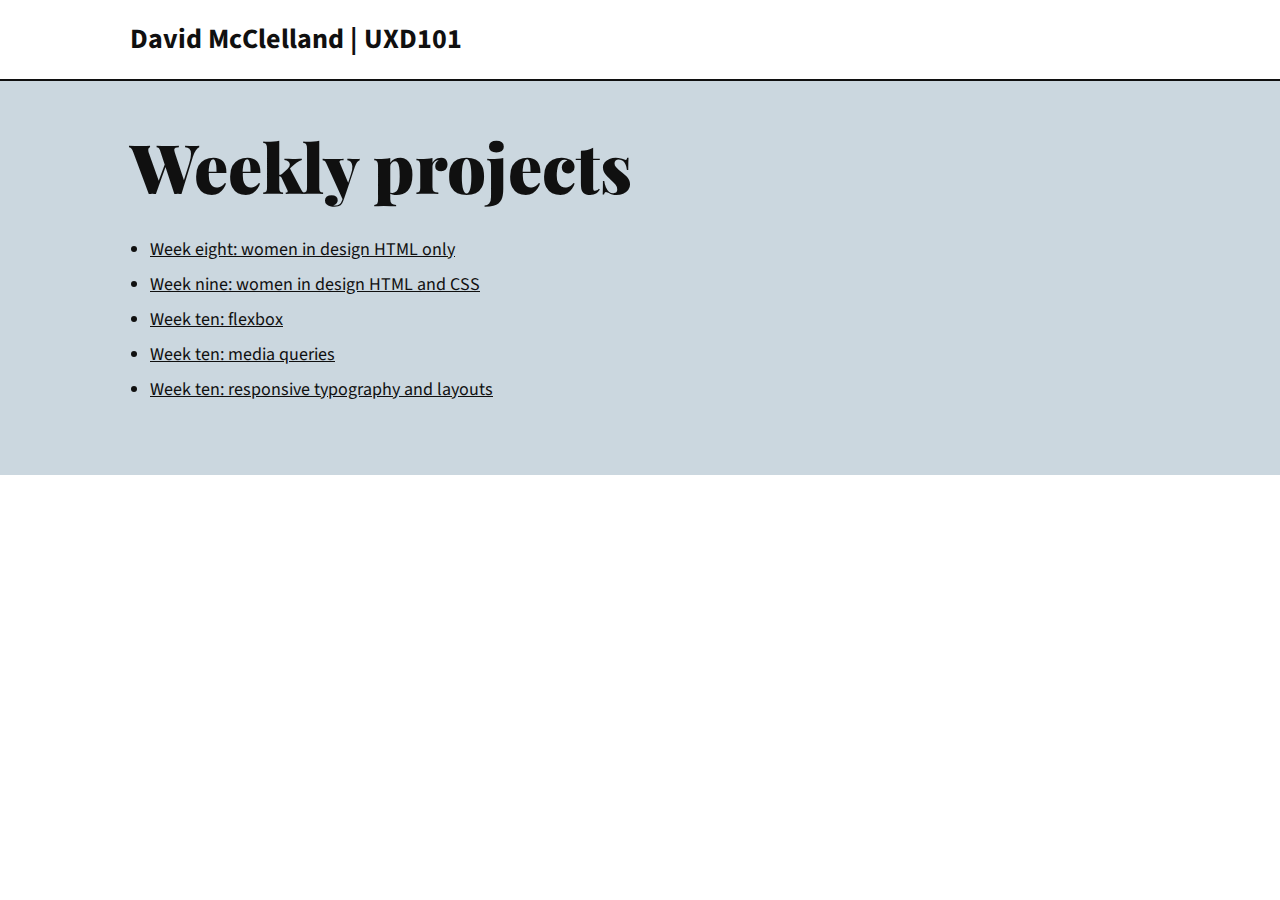
<file: index.html>
<!DOCTYPE html>
<html lang="en">
<head>
    <meta charset="UTF-8">
    <meta name="viewport" content="width=device-width, initial-scale=1.0">
    <title>UXD101 weekly projects | David McClelland</title>
    <link href="CSS/women-responsive.css" rel="stylesheet" type="text/css">
</head>
<body>
    <header>
        <div class="container">
            <p class="logo">David McClelland | UXD101</p>
        </div>
    </header>
    <div class="colour-block">
    <div class="container">
        <h1>Weekly projects</h1>
        <ul>
            <li><a href="women-HTML.html">Week eight: women in design HTML only</a></li>
            <li><a href="women-CSS.html">Week nine: women in design HTML and CSS</a></li>
            <li><a href="flex.html">Week ten: flexbox</a></li>
            <li><a href="media-queries.html">Week ten: media queries</a></li>
            <li><a href="women-responsive.html">Week ten: responsive typography and layouts</a></li>
        </ul>
    </div>
</div>
</body>
</html>
</file>
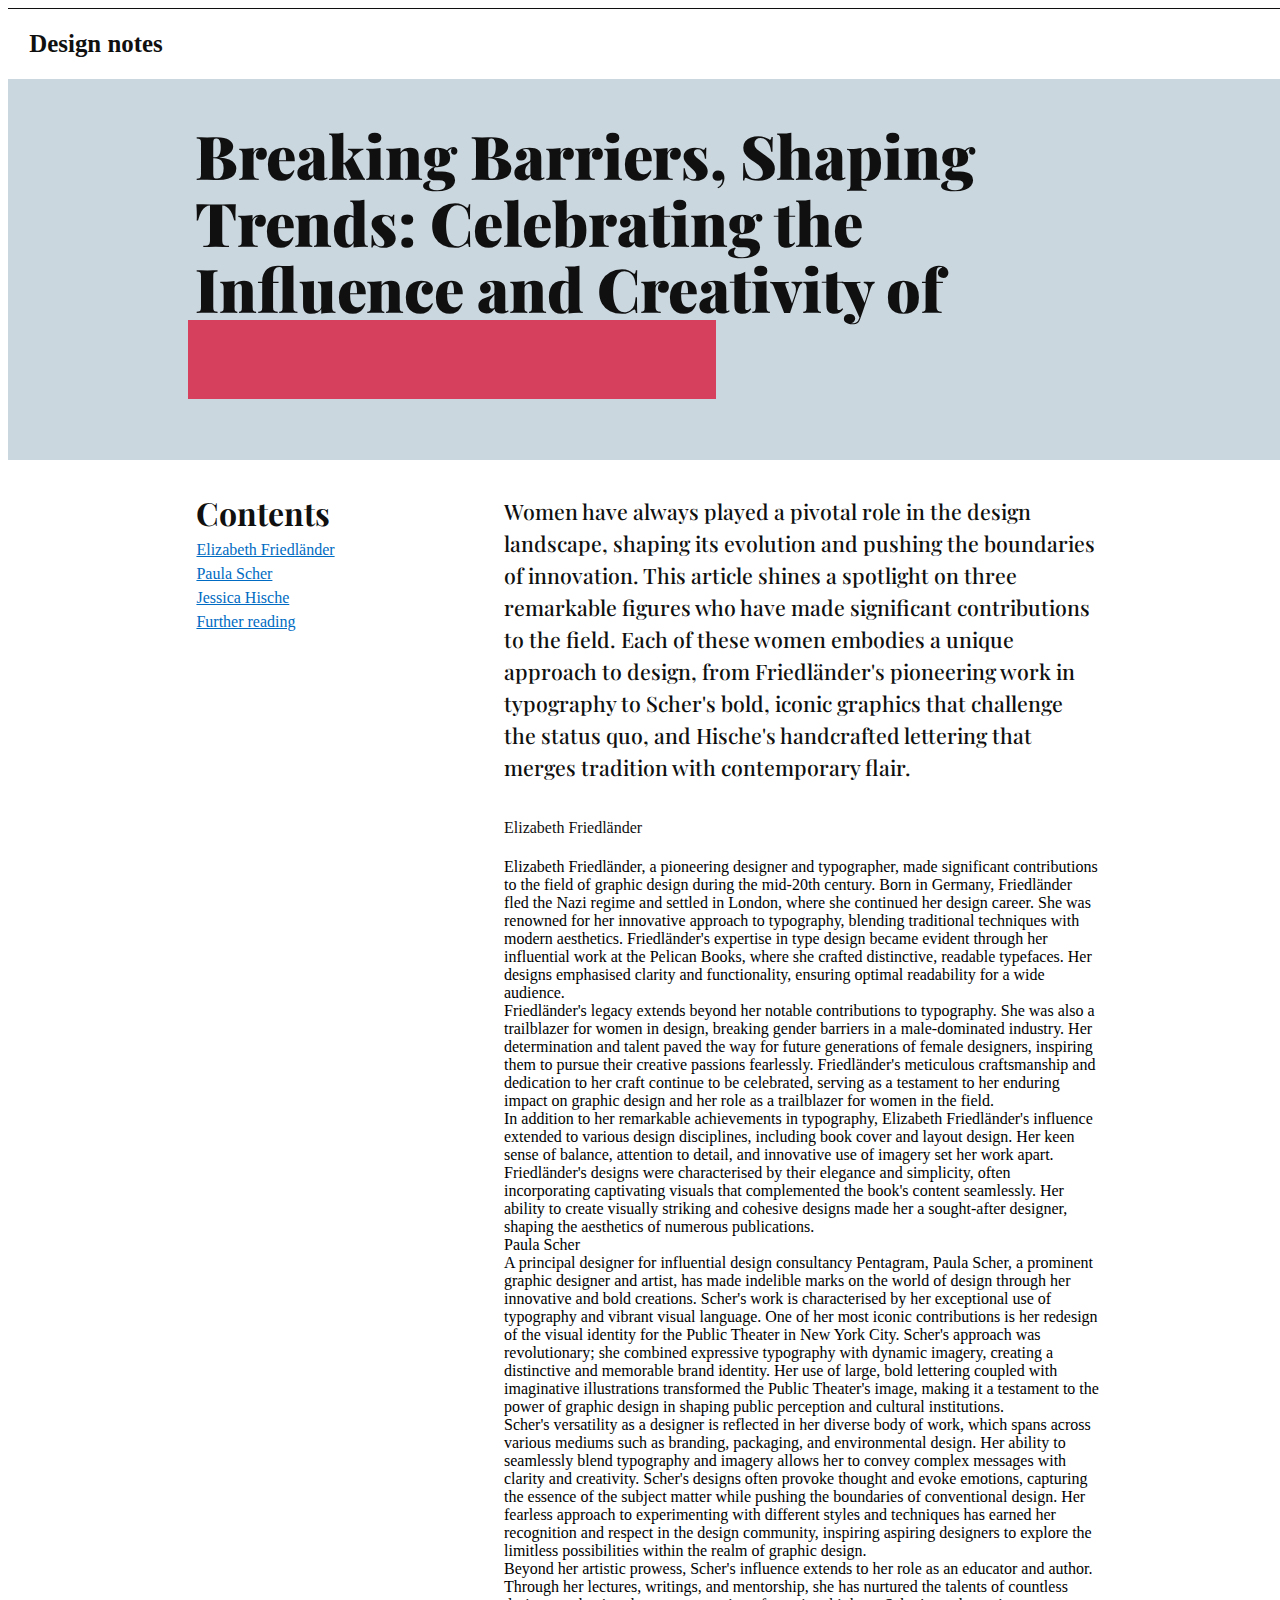
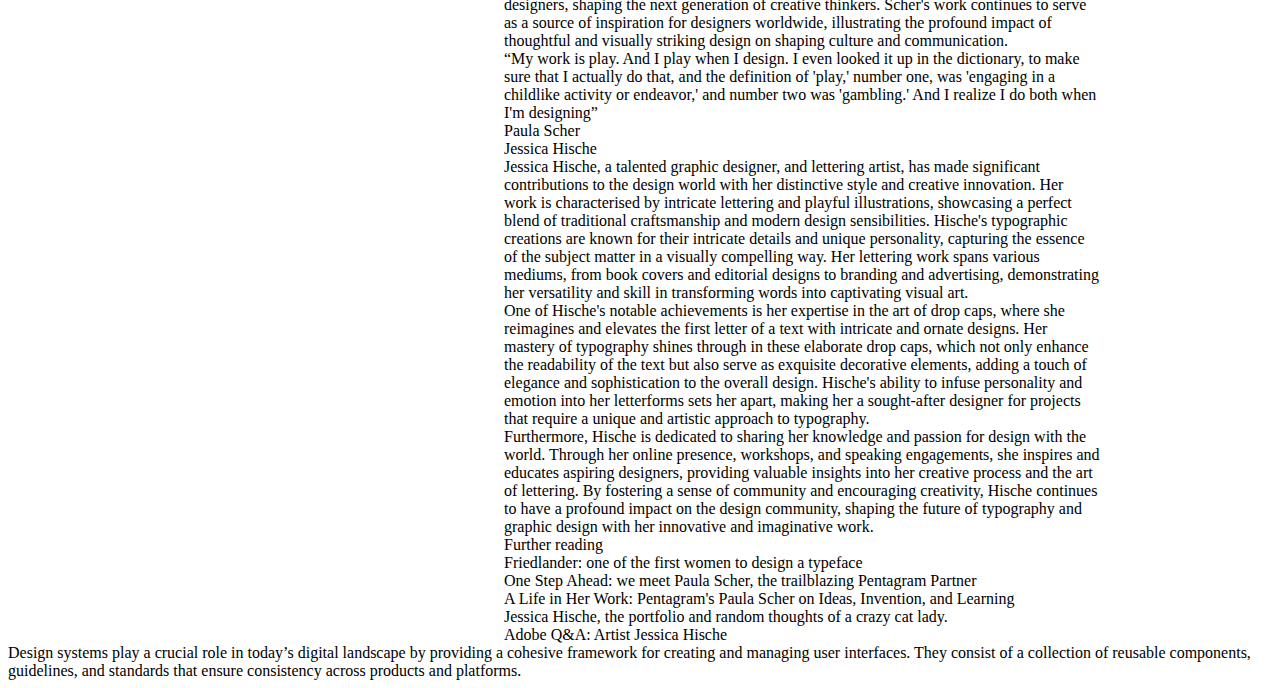
<file: codeai.html>
<!DOCTYPE html>
<html lang="en">
  <head>
    <meta charset="UTF-8">
    <meta name="viewport" content="width=device-width, initial-scale=1.0" />
    <title>Generated by Codia AI</title>
    <link rel="stylesheet" href="https://fonts.googleapis.com/css2?family=Source+Sans+3:wght@400;700&display=swap" />
<link rel="stylesheet" href="https://fonts.googleapis.com/css2?family=Playfair+Display:ital,wght@0,700;0,900;1,500&display=swap" />
    <link rel="stylesheet" href="CSS/codeai.css">
  </head>
  <body>
    <div class="main-container">
      <div class="header-bar">
        <div class="header-logo">
          <span class="design-notes">Design notes</span>
        </div>
      </div>
      <div class="colour-block">
        <div class="colour-background">
          <div class="contents">
            <div class="headings">
              <span class="heading"
                >Breaking Barriers, Shaping Trends: Celebrating the Influence
                and Creativity of Women in Design.
              </span>
            </div>
          </div>
        </div>
      </div>
      <div class="rectangle"></div>
      <div class="frame-1">
        <div class="frame-2">
          <div class="headings-3"><span class="heading-4">Contents</span></div>
          <div class="list">
            <div class="list-item">
              <span class="elizabeth-friedlander"
                >Elizabeth Friedländer<br /></span
              ><span class="paula-scher"
                >Paula Scher<br />Jessica Hische<br />Further reading</span
              >
            </div>
          </div>
        </div>
        <div class="frame-5">
          <div class="paragraph">
            <span class="design-systems"
              >Women have always played a pivotal role in the design landscape,
              shaping its evolution and pushing the boundaries of innovation.
              This article shines a spotlight on three remarkable figures who
              have made significant contributions to the field. Each of these
              women embodies a unique approach to design, from Friedländer's
              pioneering work in typography to Scher's bold, iconic graphics
              that challenge the status quo, and Hische's handcrafted lettering
              that merges tradition with contemporary flair.</span
            >
          </div>
          <div class="headings-6">
            <span class="elizabeth-friedlander-7">Elizabeth Friedländer</span>
          </div>
          <div class="paragraph-8">
            <span class="design-systems-9"
              >Elizabeth Friedländer, a pioneering designer and typographer,
              made significant contributions to the field of graphic design
              during the mid-20th century. Born in Germany, Friedländer fled the
              Nazi regime and settled in London, where she continued her design
              career. She was renowned for her innovative approach to
              typography, blending traditional techniques with modern
              aesthetics. Friedländer's expertise in type design became evident
              through her influential work at the Pelican Books, where she
              crafted distinctive, readable typefaces. Her designs emphasised
              clarity and functionality, ensuring optimal readability for a wide
              audience.<br />Friedländer's legacy extends beyond her notable
              contributions to typography. She was also a trailblazer for women
              in design, breaking gender barriers in a male-dominated industry.
              Her determination and talent paved the way for future generations
              of female designers, inspiring them to pursue their creative
              passions fearlessly. Friedländer's meticulous craftsmanship and
              dedication to her craft continue to be celebrated, serving as a
              testament to her enduring impact on graphic design and her role as
              a trailblazer for women in the field.<br />In addition to her
              remarkable achievements in typography, Elizabeth Friedländer's
              influence extended to various design disciplines, including book
              cover and layout design. Her keen sense of balance, attention to
              detail, and innovative use of imagery set her work apart.
              Friedländer's designs were characterised by their elegance and
              simplicity, often incorporating captivating visuals that
              complemented the book's content seamlessly. Her ability to create
              visually striking and cohesive designs made her a sought-after
              designer, shaping the aesthetics of numerous publications.</span
            >
          </div>
          <div class="headings-a">
            <span class="heading-b">Paula Scher</span>
          </div>
          <div class="paragraph-c">
            <span class="design-systems-d"
              >A principal designer for influential design consultancy
              Pentagram, Paula Scher, a prominent graphic designer and artist,
              has made indelible marks on the world of design through her
              innovative and bold creations. Scher's work is characterised by
              her exceptional use of typography and vibrant visual language. One
              of her most iconic contributions is her redesign of the visual
              identity for the Public Theater in New York City. Scher's approach
              was revolutionary; she combined expressive typography with dynamic
              imagery, creating a distinctive and memorable brand identity. Her
              use of large, bold lettering coupled with imaginative
              illustrations transformed the Public Theater's image, making it a
              testament to the power of graphic design in shaping public
              perception and cultural institutions.</span
            >
          </div>
          <div class="image">
            <div class="frame-e"><div class="rectangle-f"></div></div>
          </div>
          <div class="paragraph-10">
            <span class="design-systems-11"
              >Scher's versatility as a designer is reflected in her diverse
              body of work, which spans across various mediums such as branding,
              packaging, and environmental design. Her ability to seamlessly
              blend typography and imagery allows her to convey complex messages
              with clarity and creativity. Scher's designs often provoke thought
              and evoke emotions, capturing the essence of the subject matter
              while pushing the boundaries of conventional design. Her fearless
              approach to experimenting with different styles and techniques has
              earned her recognition and respect in the design community,
              inspiring aspiring designers to explore the limitless
              possibilities within the realm of graphic design.<br />Beyond her
              artistic prowess, Scher's influence extends to her role as an
              educator and author. Through her lectures, writings, and
              mentorship, she has nurtured the talents of countless designers,
              shaping the next generation of creative thinkers. Scher's work
              continues to serve as a source of inspiration for designers
              worldwide, illustrating the profound impact of thoughtful and
              visually striking design on shaping culture and
              communication.</span
            >
          </div>
          <div class="quotation">
            <div class="frame-12">
              <div class="paragraph-13">
                <span class="quote"
                  >“My work is play. And I play when I design. I even looked it
                  up in the dictionary, to make sure that I actually do that,
                  and the definition of 'play,' number one, was 'engaging in a
                  childlike activity or endeavor,' and number two was
                  'gambling.' And I realize I do both when I'm designing”</span
                >
              </div>
              <div class="paragraph-14">
                <span class="designer-name">Paula Scher</span>
              </div>
            </div>
          </div>
          <div class="headings-15">
            <span class="heading-16">Jessica Hische</span>
          </div>
          <div class="paragraph-17">
            <span class="design-systems-18"
              >Jessica Hische, a talented graphic designer, and lettering
              artist, has made significant contributions to the design world
              with her distinctive style and creative innovation. Her work is
              characterised by intricate lettering and playful illustrations,
              showcasing a perfect blend of traditional craftsmanship and modern
              design sensibilities. Hische's typographic creations are known for
              their intricate details and unique personality, capturing the
              essence of the subject matter in a visually compelling way. Her
              lettering work spans various mediums, from book covers and
              editorial designs to branding and advertising, demonstrating her
              versatility and skill in transforming words into captivating
              visual art.</span
            >
          </div>
          <div class="paragraph-19">
            <span class="design-systems-1a"
              >One of Hische's notable achievements is her expertise in the art
              of drop caps, where she reimagines and elevates the first letter
              of a text with intricate and ornate designs. Her mastery of
              typography shines through in these elaborate drop caps, which not
              only enhance the readability of the text but also serve as
              exquisite decorative elements, adding a touch of elegance and
              sophistication to the overall design. Hische's ability to infuse
              personality and emotion into her letterforms sets her apart,
              making her a sought-after designer for projects that require a
              unique and artistic approach to typography.</span
            >
          </div>
          <div class="image-1b">
            <div class="frame-1c"><div class="rectangle-1d"></div></div>
          </div>
          <div class="paragraph-1e">
            <span class="design-systems-1f"
              >Furthermore, Hische is dedicated to sharing her knowledge and
              passion for design with the world. Through her online presence,
              workshops, and speaking engagements, she inspires and educates
              aspiring designers, providing valuable insights into her creative
              process and the art of lettering. By fostering a sense of
              community and encouraging creativity, Hische continues to have a
              profound impact on the design community, shaping the future of
              typography and graphic design with her innovative and imaginative
              work.</span
            >
          </div>
          <div class="headings-20">
            <span class="heading-21">Further reading</span>
          </div>
          <div class="list-22">
            <div class="list-item-23">
              <span class="friedlander-first-women"
                >Friedlander: one of the first women to design a typeface<br />One
                Step Ahead: we meet Paula Scher, the trailblazing Pentagram
                Partner<br />A Life in Her Work: Pentagram's Paula Scher on
                Ideas, Invention, and Learning<br />Jessica Hische, the
                portfolio and random thoughts of a crazy cat lady.<br />Adobe
                Q&A: Artist Jessica Hische</span
              >
            </div>
          </div>
        </div>
      </div>
      <div class="footer">
        <div class="frame-24">
          <div class="paragraph-25">
            <span class="design-systems-26"
              >Design systems play a crucial role in today’s digital landscape
              by providing a cohesive framework for creating and managing user
              interfaces. They consist of a collection of reusable components,
              guidelines, and standards that ensure consistency across products
              and platforms.
            </span>
          </div>
        </div>
      </div>
    </div>
    <!-- Generated by Codia AI - https://codia.ai/ -->
  </body>
</html>
</file>
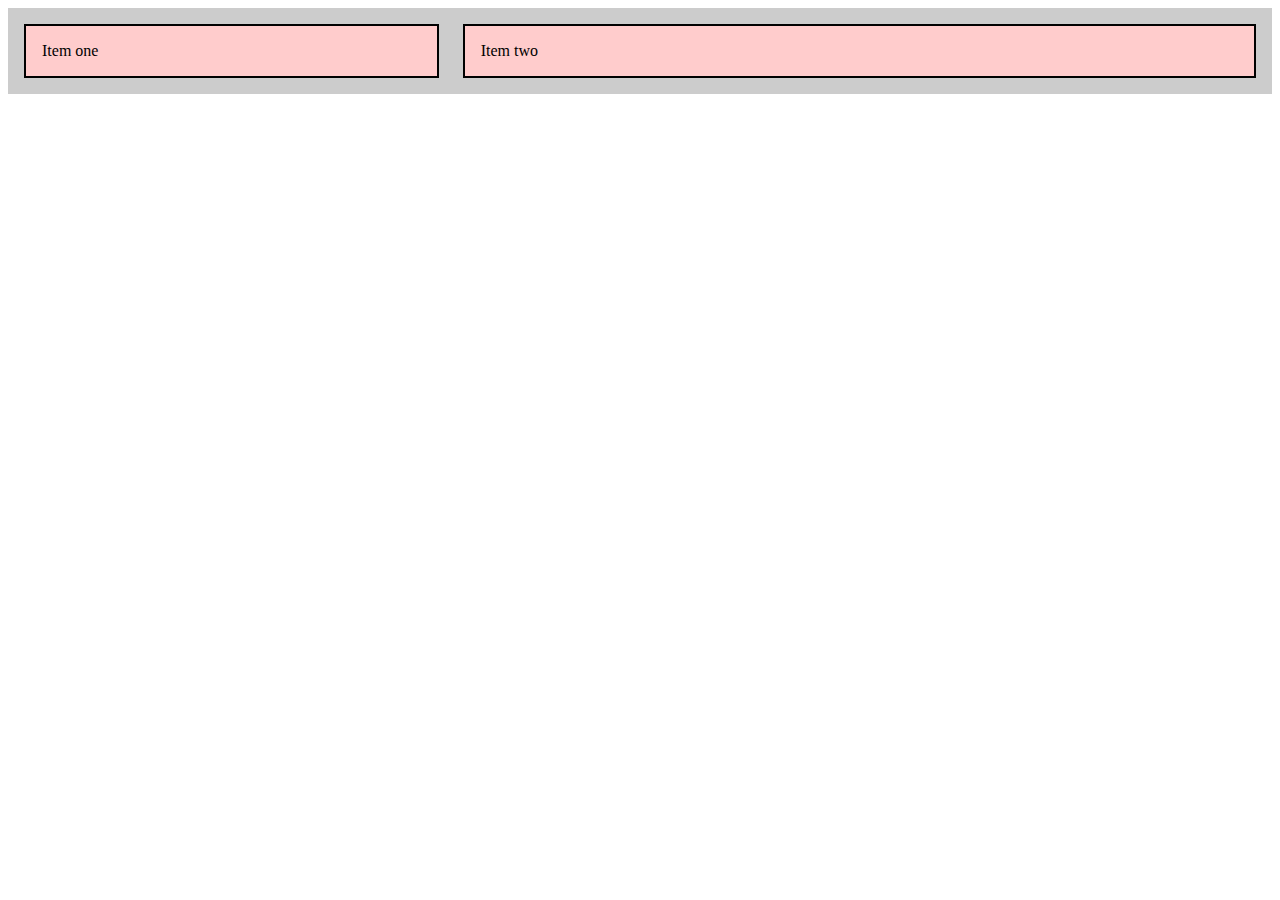
<file: flex.html>
<!DOCTYPE html>
<html lang="en">
<head>
    <meta charset="UTF-8">
    <meta name="viewport" content="width=device-width, initial-scale=1.0">
    <title>Flexbox demo | David McClelland</title>
    <style>
        .grid{
            background-color: #cccccc;
            padding:1rem;
            display:flex;
            flex-direction: row;
            gap: 24px;
        }
        p {
            margin:0;
            padding: 1rem;
            border:2px solid #000000;
            background-color: #ffcccc;
        }
        p.col-third{
            flex-basis: 33.33%;
        }
        p.col-twoThirds{
            flex-basis: 66.66%;
        }
    </style>
</head>
<body>
    <div class="grid">
        <p class="col-third">Item one</p>
        <p class="col-twoThirds">Item two</p>
    </div>
</body>
</html>
</file>
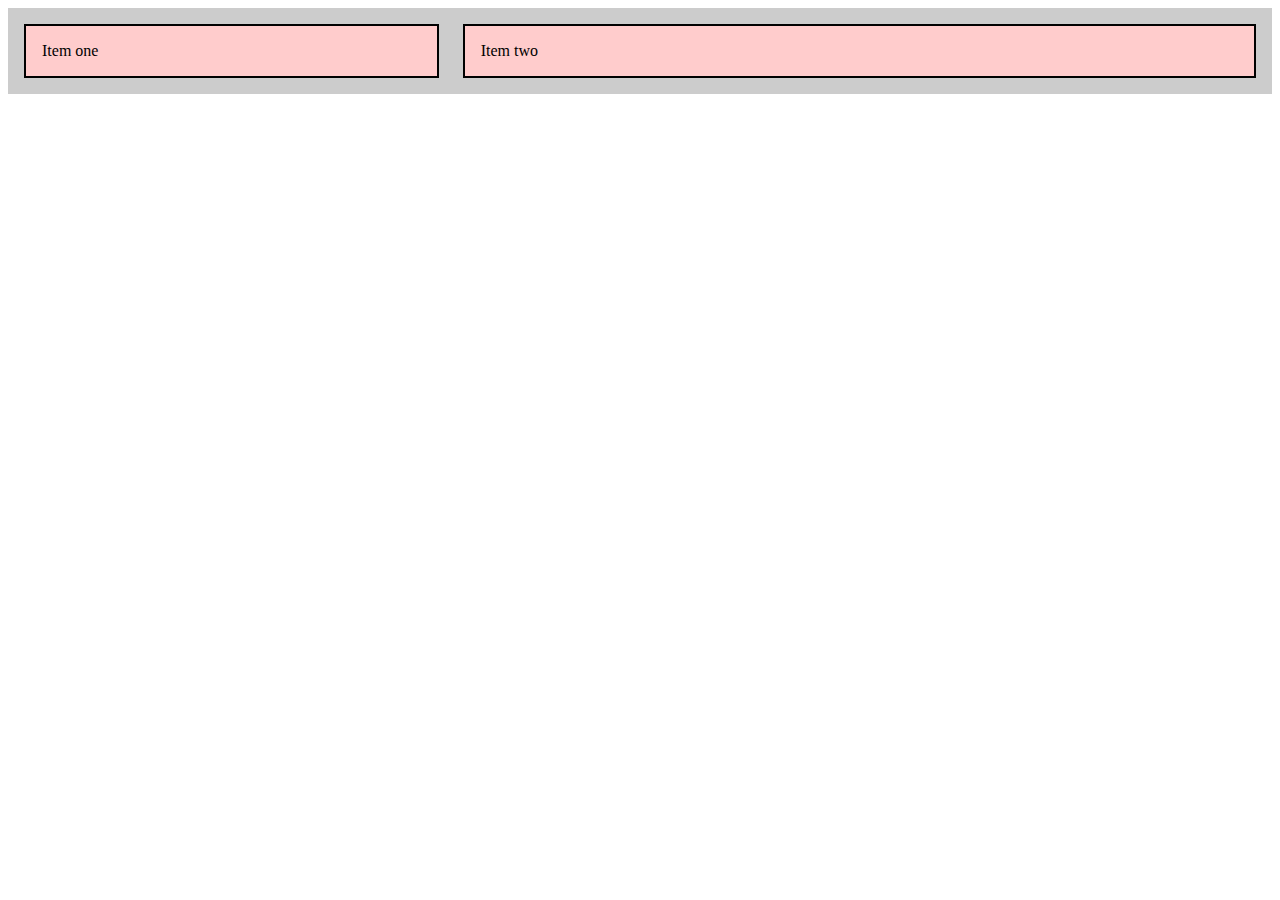
<file: media-queries.html>
<!DOCTYPE html>
<html lang="en">
<head>
    <meta charset="UTF-8">
    <meta name="viewport" content="width=device-width, initial-scale=1.0">
    <title>Media queries demo | David McClelland</title>
    <style>
        .grid{
            background-color: #cccccc;
            padding:1rem;
            display:flex;
            flex-direction: row;
            gap: 24px;
        }
        p {
            margin:0;
            padding: 1rem;
            border:2px solid #000000;
            background-color: #ffcccc;
        }
        @media only screen and (max-width: 620px) {
            p{
                color:#ffffff;
                background-color: #425262;
            }
        }
        p.col-third{
            flex-basis: 33.33%;
        }
        p.col-twoThirds{
            flex-basis: 66.66%;
        }
    </style>
</head>
<body>
    <div class="grid">
        <p class="col-third">Item one</p>
        <p class="col-twoThirds">Item two</p>
    </div>
</body>
</html>
</file>
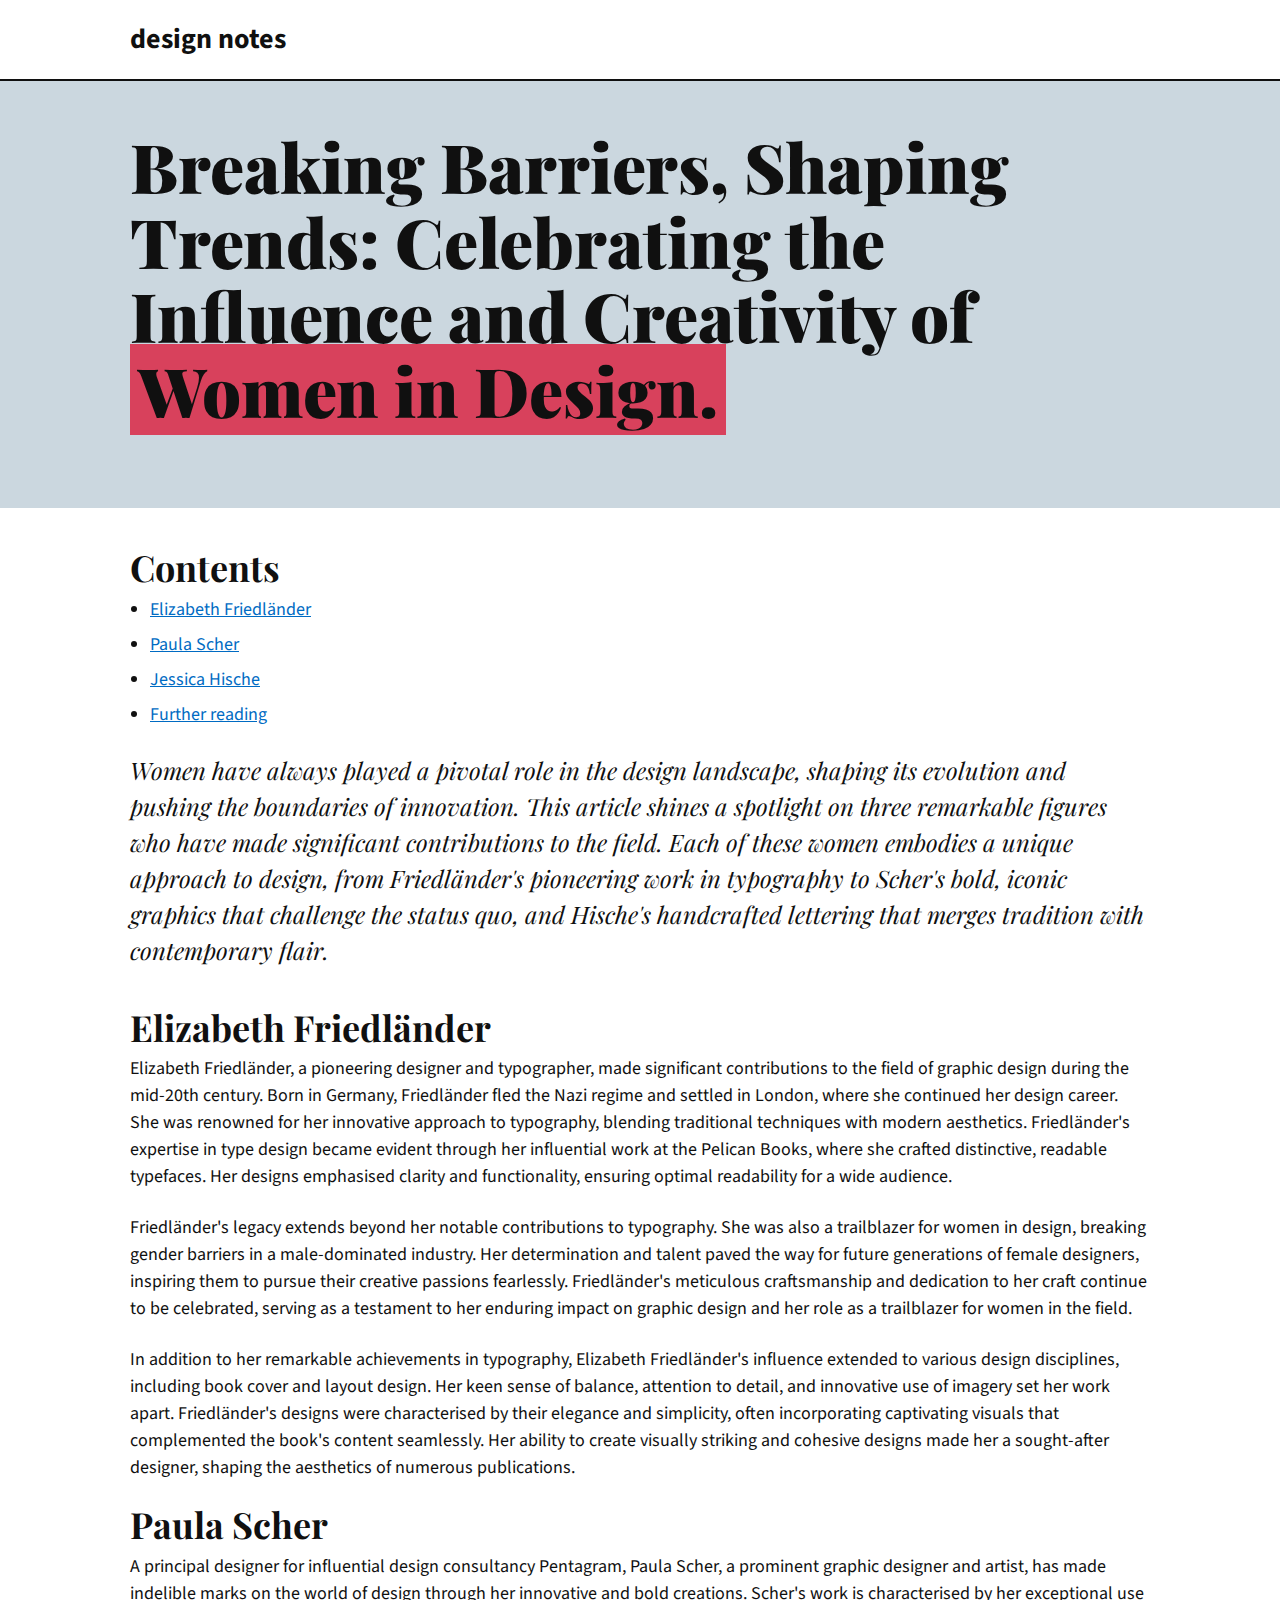
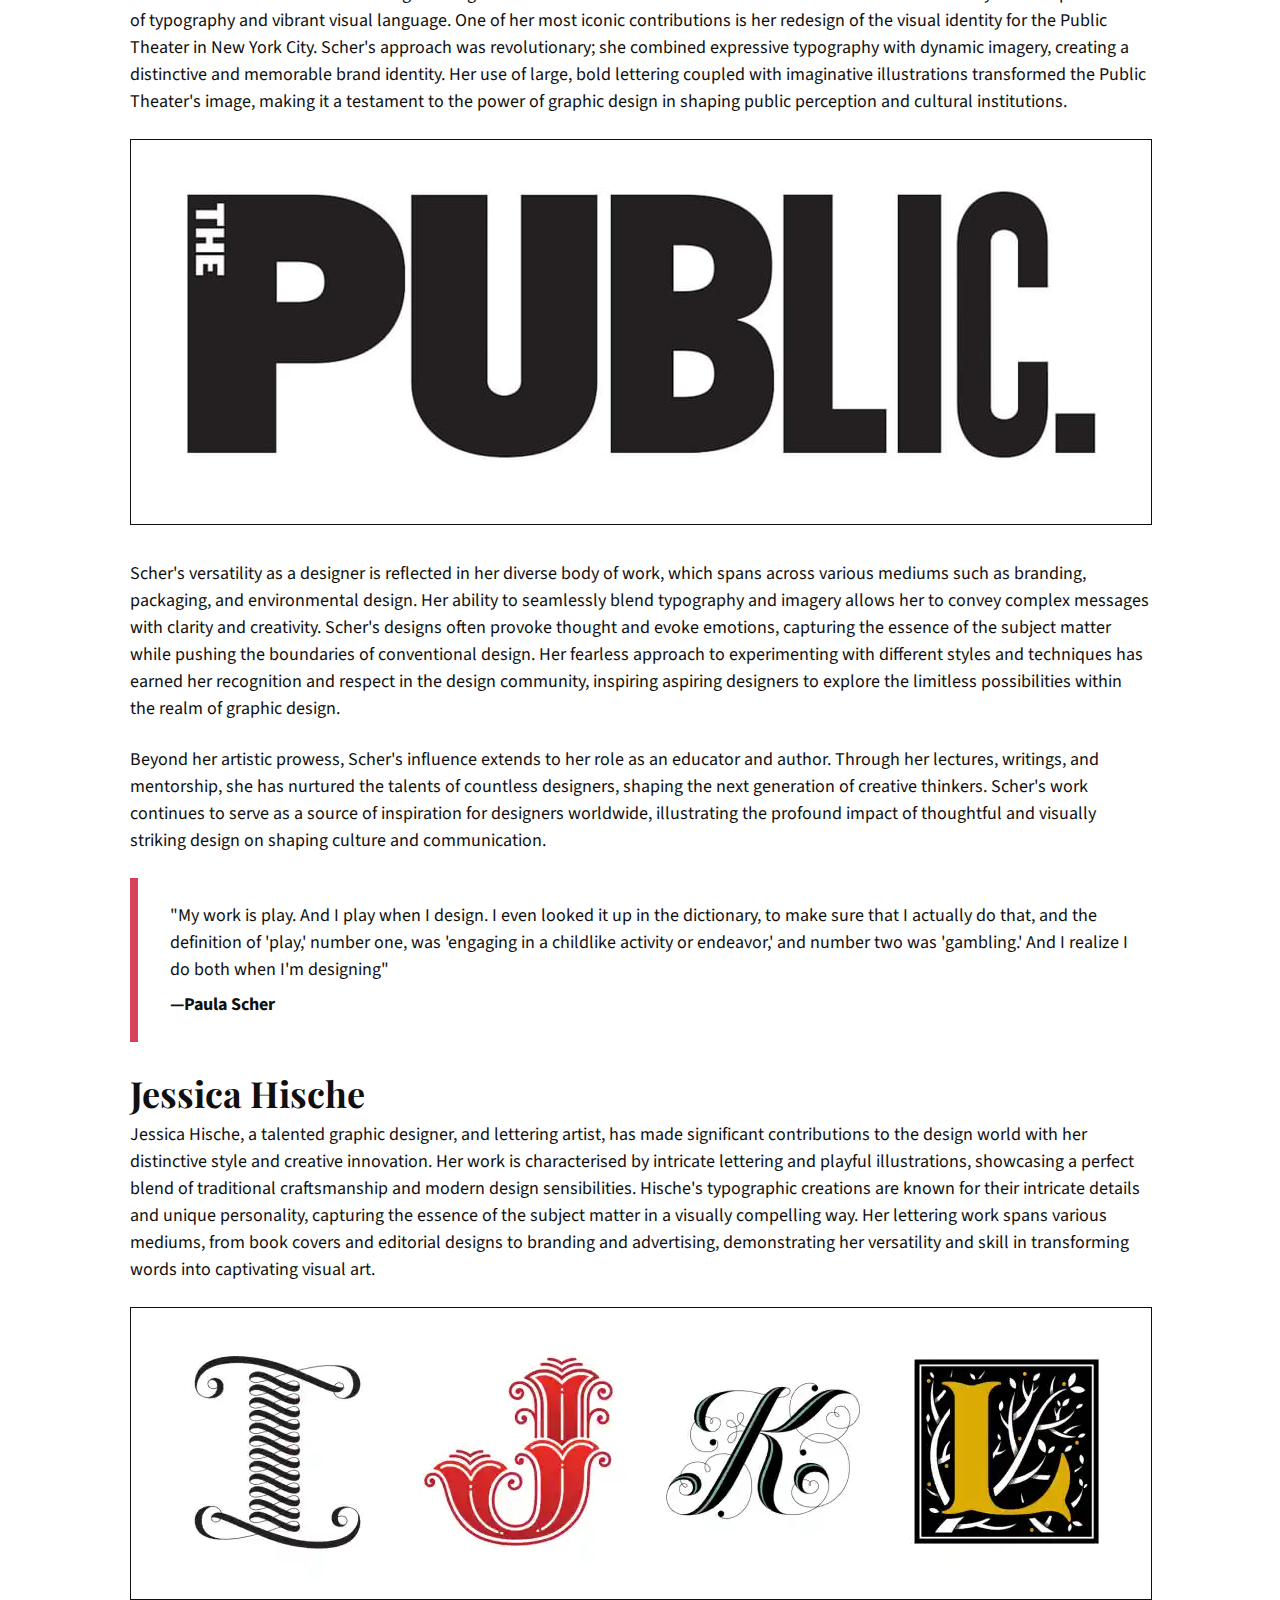
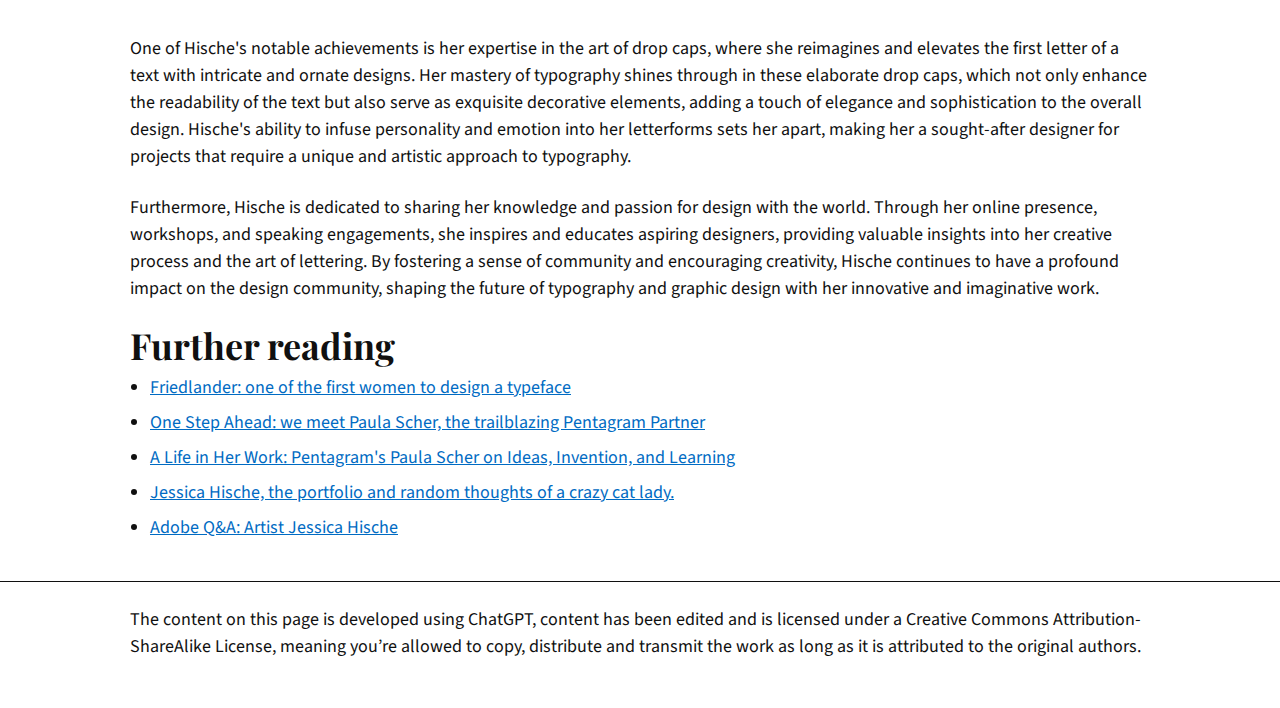
<file: women-CSS.html>
<!DOCTYPE html>
<html lang="en">

<head>
    <meta charset="UTF-8">
    <meta name="viewport" content="width=device-width, initial-scale=1.0">
    <title>Women in design HTML and CSS | David McClelland</title>
    <link href="./CSS/women.css" rel="stylesheet" type="text/css">
</head>

<body>
    <header>
        <div class="container">
            <p class="logo">design notes</p>
        </div>
    </header>
    <main>
        <div class="colour-block">
            <div class="container">
                <h1>Breaking Barriers, Shaping Trends: Celebrating the Influence and Creativity of <span
                        class="highlight">Women in Design.</span></h1>
            </div>
        </div>
        <div class="container grid">
            <div class="grid-col-third">
            <nav>
                <h2>Contents</h2>
                <ul>
                    <li><a href="#Elizabeth">Elizabeth Friedländer</a></li>
                    <li><a href="#Paula">Paula Scher</a></li>
                    <li><a href="#Jessica">Jessica Hische</a></li>
                    <li><a href="#further_reading">Further reading</a></li>
                </ul>
            </nav>
            </div>
            <div class="grid-col-twoThirds">
            <p class="large">Women have always played a pivotal role in the design landscape, shaping its evolution and
                pushing the boundaries of innovation. This article shines a spotlight on three remarkable figures who
                have
                made significant contributions to the field. Each of these women embodies a unique approach to design,
                from
                Friedländer's pioneering work in typography to Scher's bold, iconic graphics that challenge the status
                quo,
                and Hische's handcrafted lettering that merges tradition with contemporary flair.</p>


            <h2 id="Elizabeth">Elizabeth Friedländer</h2>

            <p>Elizabeth Friedländer, a pioneering designer and typographer, made significant contributions to the field
                of
                graphic design during the mid-20th century. Born in Germany, Friedländer fled the Nazi regime and
                settled in
                London, where she continued her design career. She was renowned for her innovative approach to
                typography,
                blending traditional techniques with modern aesthetics. Friedländer's expertise in type design became
                evident through her influential work at the Pelican Books, where she crafted distinctive, readable
                typefaces. Her designs emphasised clarity and functionality, ensuring optimal readability for a wide
                audience.</p>

            <p>Friedländer's legacy extends beyond her notable contributions to typography. She was also a trailblazer
                for
                women in design, breaking gender barriers in a male-dominated industry. Her determination and talent
                paved
                the way for future generations of female designers, inspiring them to pursue their creative passions
                fearlessly. Friedländer's meticulous craftsmanship and dedication to her craft continue to be
                celebrated,
                serving as a testament to her enduring impact on graphic design and her role as a trailblazer for women
                in
                the field.</p>

            <p>In addition to her remarkable achievements in typography, Elizabeth Friedländer's influence extended to
                various design disciplines, including book cover and layout design. Her keen sense of balance, attention
                to
                detail, and innovative use of imagery set her work apart. Friedländer's designs were characterised by
                their
                elegance and simplicity, often incorporating captivating visuals that complemented the book's content
                seamlessly. Her ability to create visually striking and cohesive designs made her a sought-after
                designer,
                shaping the aesthetics of numerous publications.</p>



            <h2 id="Paula">Paula Scher</h2>

            <p>A principal designer for influential design consultancy Pentagram, Paula Scher, a prominent graphic
                designer
                and artist, has made indelible marks on the world of design through her innovative and bold creations.
                Scher's work is characterised by her exceptional use of typography and vibrant visual language. One of
                her
                most iconic contributions is her redesign of the visual identity for the Public Theater in New York
                City.
                Scher's approach was revolutionary; she combined expressive typography with dynamic imagery, creating a
                distinctive and memorable brand identity. Her use of large, bold lettering coupled with imaginative
                illustrations transformed the Public Theater's image, making it a testament to the power of graphic
                design
                in shaping public perception and cultural institutions.</p>
            <img src="images/scher-publicTheater.jpg" alt="public theater logo designed by Paula Scher">
            <p>Scher's versatility as a designer is reflected in her diverse body of work, which spans across various
                mediums such as branding, packaging, and environmental design. Her ability to seamlessly blend
                typography
                and imagery allows her to convey complex messages with clarity and creativity. Scher's designs often
                provoke
                thought and evoke emotions, capturing the essence of the subject matter while pushing the boundaries of
                conventional design. Her fearless approach to experimenting with different styles and techniques has
                earned
                her recognition and respect in the design community, inspiring aspiring designers to explore the
                limitless
                possibilities within the realm of graphic design.</p>

            <p>Beyond her artistic prowess, Scher's influence extends to her role as an educator and author. Through her
                lectures, writings, and mentorship, she has nurtured the talents of countless designers, shaping the
                next
                generation of creative thinkers. Scher's work continues to serve as a source of inspiration for
                designers
                worldwide, illustrating the profound impact of thoughtful and visually striking design on shaping
                culture
                and communication.</p>

            <figure class="quote">
                <blockquote>
                    <p>"My work is play. And I play when I design. I even looked it up in the dictionary, to make sure
                        that
                        I actually do that, and the definition of 'play,' number one, was 'engaging in a childlike
                        activity
                        or endeavor,' and number two was 'gambling.' And I realize I do both when I'm designing"</p>
                </blockquote>
                <figcaption>
                    <p>—Paula Scher</p>
                </figcaption>

            </figure>

            <h2 id="Jessica">Jessica Hische</h2>

            <p>Jessica Hische, a talented graphic designer, and lettering artist, has made significant contributions to
                the
                design world with her distinctive style and creative innovation. Her work is characterised by intricate
                lettering and playful illustrations, showcasing a perfect blend of traditional craftsmanship and modern
                design sensibilities. Hische's typographic creations are known for their intricate details and unique
                personality, capturing the essence of the subject matter in a visually compelling way. Her lettering
                work
                spans various mediums, from book covers and editorial designs to branding and advertising, demonstrating
                her
                versatility and skill in transforming words into captivating visual art.</p>
            <img src="images/hische-dropcaps.webp" alt="Hische drop caps">
            <p>One of Hische's notable achievements is her expertise in the art of drop caps, where she reimagines and
                elevates the first letter of a text with intricate and ornate designs. Her mastery of typography shines
                through in these elaborate drop caps, which not only enhance the readability of the text but also serve
                as
                exquisite decorative elements, adding a touch of elegance and sophistication to the overall design.
                Hische's
                ability to infuse personality and emotion into her letterforms sets her apart, making her a sought-after
                designer for projects that require a unique and artistic approach to typography.</p>

            <p>Furthermore, Hische is dedicated to sharing her knowledge and passion for design with the world. Through
                her
                online presence, workshops, and speaking engagements, she inspires and educates aspiring designers,
                providing valuable insights into her creative process and the art of lettering. By fostering a sense of
                community and encouraging creativity, Hische continues to have a profound impact on the design
                community,
                shaping the future of typography and graphic design with her innovative and imaginative work.</p>



            <h2 id="further_reading">Further reading</h2>
            <ul>
                <li><a
                        href="https://www.itsnicethat.com/features/elizabethfriedlander-graphicdesign-internationalwomensday-080318">Friedlander:
                        one of the first women to design a typeface</a></li>

                <li><a href="https://www.itsnicethat.com/features/paula-scher-graphic-design-151117">One Step Ahead: we
                        meet
                        Paula Scher, the trailblazing Pentagram Partner</a></li>

                <li><a href="https://www.madamearchitect.org/interviews/2020/7/16/paula-scher">A Life in Her Work:
                        Pentagram's Paula Scher on Ideas, Invention, and Learning</a></li>

                <li><a href="https://jessicahische.is/awesome">Jessica Hische, the portfolio and random thoughts of a
                        crazy
                        cat lady.</a></li>

                <li><a href="https://creativecloud.adobe.com/discover/article/q-and-a-artist-jessica-hische">Adobe
                        Q&amp;A:
                        Artist Jessica Hische</a></li>
            </ul>
            </div>
        </div>
    </main>
    <footer>
        <div class="container">
            <p>The content on this page is developed using ChatGPT, content has been edited and is licensed under a
                Creative Commons Attribution-ShareAlike License, meaning you’re allowed to copy, distribute and transmit
                the work as long as it is attributed to the original authors. </p>
        </div>
    </footer>
</body>

</html>
</file>
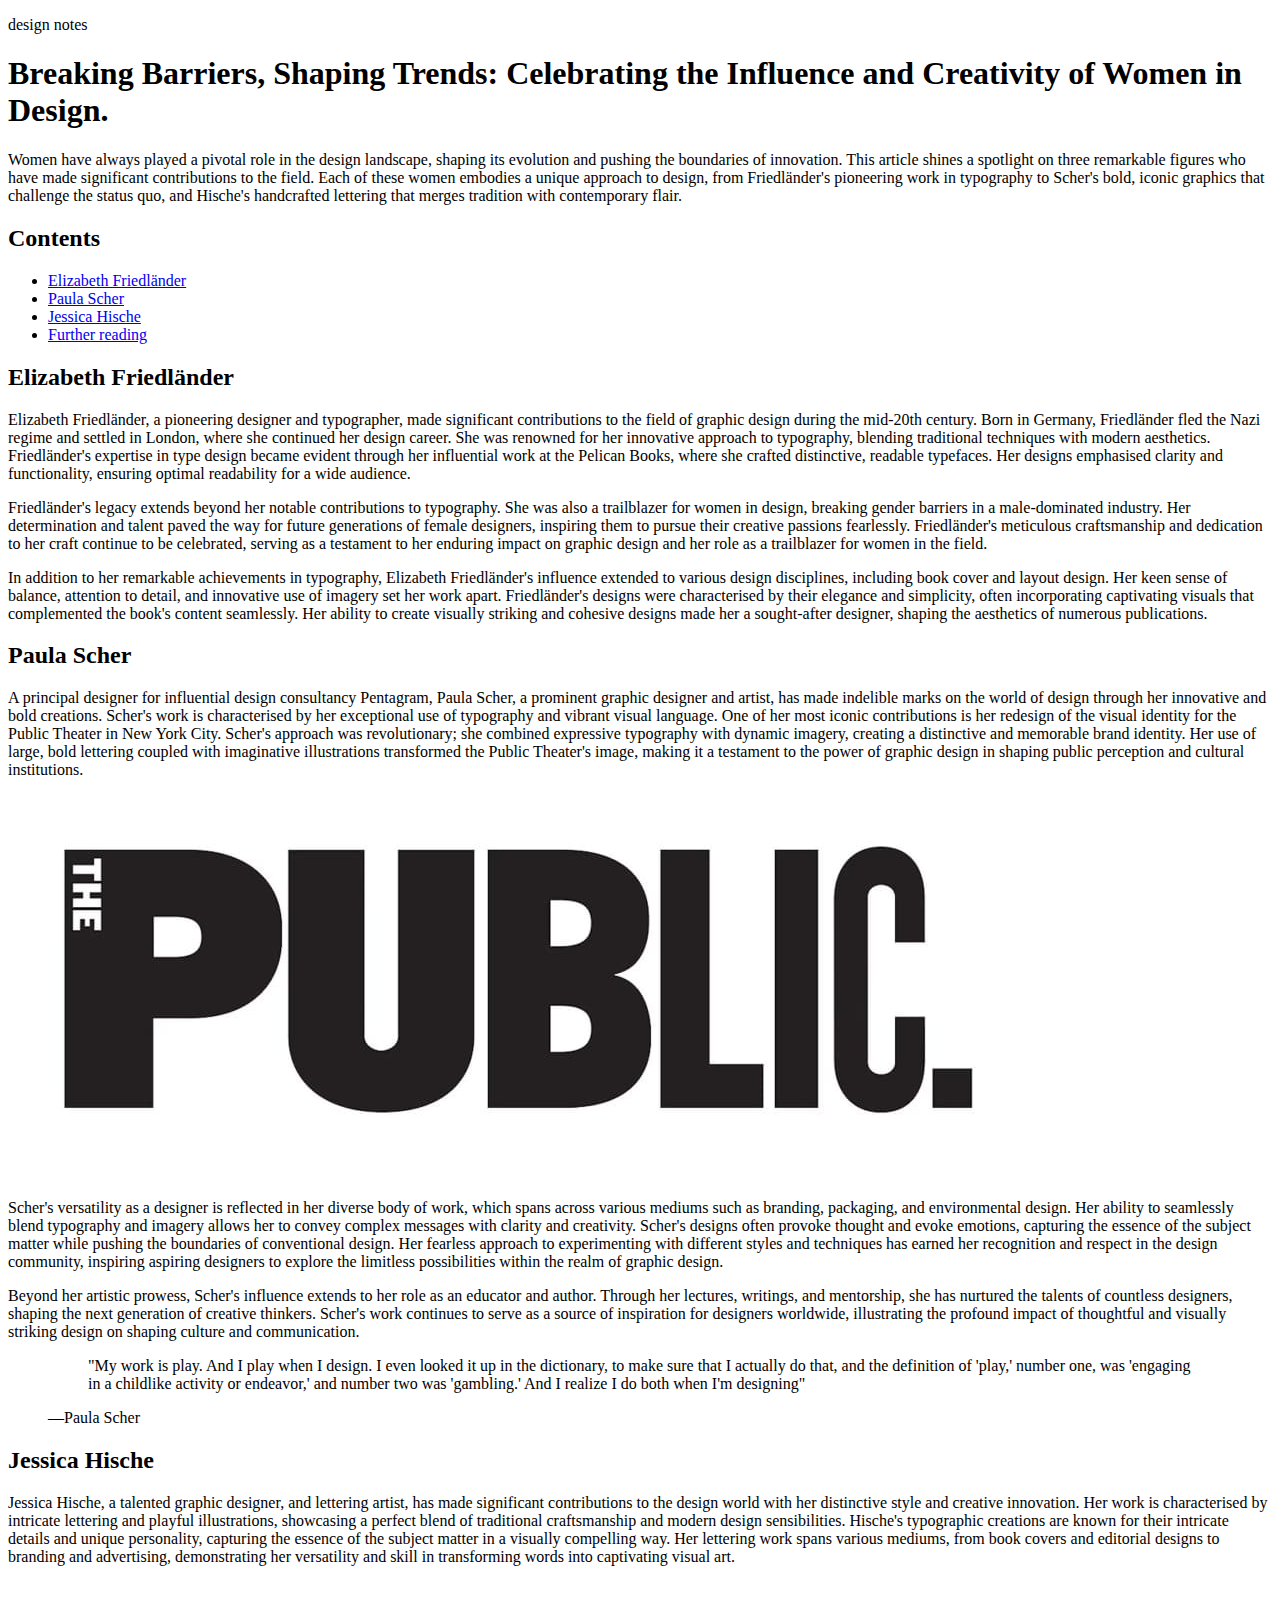
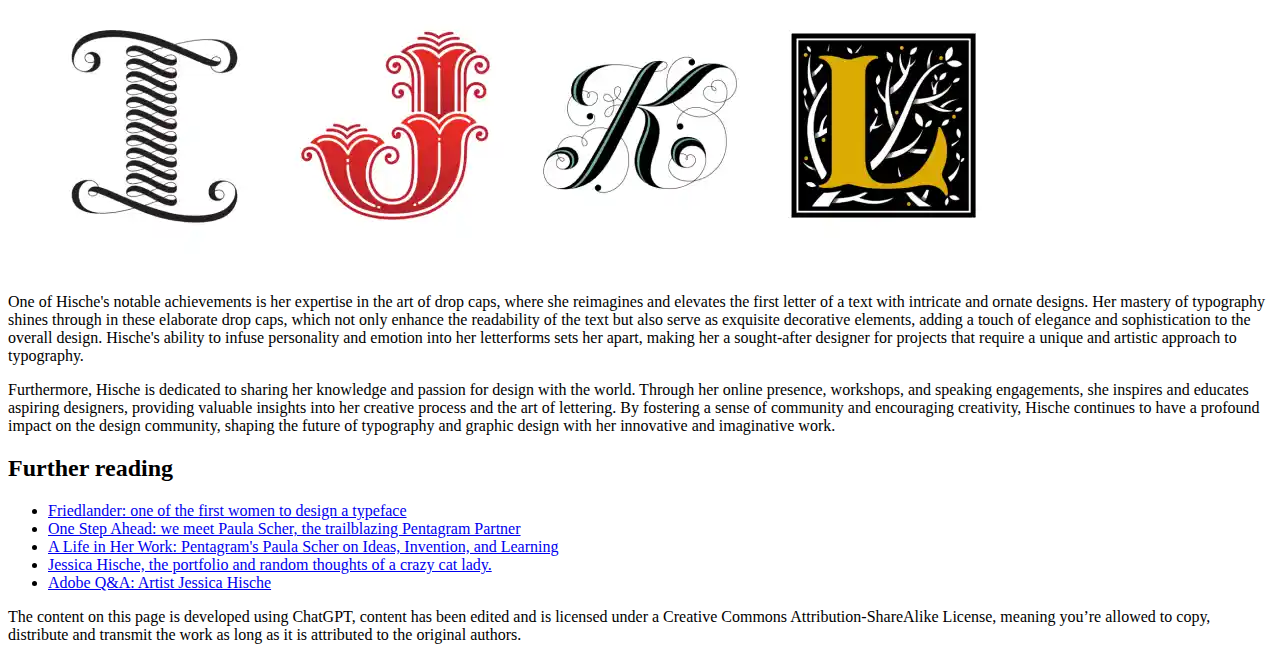
<file: women-HTML.html>
<!DOCTYPE html>
<html lang="en">

<head>
    <meta charset="UTF-8">
    <meta name="viewport" content="width=device-width, initial-scale=1.0">
    <title>Women in design HTML | David McClelland</title>
</head>

<body>
    <header>

            <p>design notes</p>

    </header>
    <main>

            <h1>Breaking Barriers, Shaping Trends: Celebrating the Influence and Creativity of <span class="highlight">Women in Design</span>.</h1>

            <p>Women have always played a pivotal role in the design landscape, shaping its evolution and pushing the
                boundaries of innovation. This article shines a spotlight on three remarkable figures who have made
                significant contributions to the field. Each of these women embodies a unique approach to design, from
                Friedländer's pioneering work in typography to Scher's bold, iconic graphics that challenge the status
                quo,
                and Hische's handcrafted lettering that merges tradition with contemporary flair.</p>
            <nav>
                <h2>Contents</h2>
                <ul>
                    <li><a href="#Elizabeth">Elizabeth Friedländer</a></li>
                    <li><a href="#Paula">Paula Scher</a></li>
                    <li><a href="#Jessica">Jessica Hische</a></li>
                    <li><a href="#further_reading">Further reading</a></li>
                </ul>
            </nav>

            <h2 id="Elizabeth">Elizabeth Friedländer</h2>

            <p>Elizabeth Friedländer, a pioneering designer and typographer, made significant contributions to the field
                of
                graphic design during the mid-20th century. Born in Germany, Friedländer fled the Nazi regime and
                settled in
                London, where she continued her design career. She was renowned for her innovative approach to
                typography,
                blending traditional techniques with modern aesthetics. Friedländer's expertise in type design became
                evident through her influential work at the Pelican Books, where she crafted distinctive, readable
                typefaces. Her designs emphasised clarity and functionality, ensuring optimal readability for a wide
                audience.</p>

            <p>Friedländer's legacy extends beyond her notable contributions to typography. She was also a trailblazer
                for
                women in design, breaking gender barriers in a male-dominated industry. Her determination and talent
                paved
                the way for future generations of female designers, inspiring them to pursue their creative passions
                fearlessly. Friedländer's meticulous craftsmanship and dedication to her craft continue to be
                celebrated,
                serving as a testament to her enduring impact on graphic design and her role as a trailblazer for women
                in
                the field.</p>

            <p>In addition to her remarkable achievements in typography, Elizabeth Friedländer's influence extended to
                various design disciplines, including book cover and layout design. Her keen sense of balance, attention
                to
                detail, and innovative use of imagery set her work apart. Friedländer's designs were characterised by
                their
                elegance and simplicity, often incorporating captivating visuals that complemented the book's content
                seamlessly. Her ability to create visually striking and cohesive designs made her a sought-after
                designer,
                shaping the aesthetics of numerous publications.</p>



            <h2 id="Paula">Paula Scher</h2>

            <p>A principal designer for influential design consultancy Pentagram, Paula Scher, a prominent graphic
                designer
                and artist, has made indelible marks on the world of design through her innovative and bold creations.
                Scher's work is characterised by her exceptional use of typography and vibrant visual language. One of
                her
                most iconic contributions is her redesign of the visual identity for the Public Theater in New York
                City.
                Scher's approach was revolutionary; she combined expressive typography with dynamic imagery, creating a
                distinctive and memorable brand identity. Her use of large, bold lettering coupled with imaginative
                illustrations transformed the Public Theater's image, making it a testament to the power of graphic
                design
                in shaping public perception and cultural institutions.</p>

            <img src="/images/scher-publicTheater.jpg" alt="Public Theater logo">

            <p>Scher's versatility as a designer is reflected in her diverse body of work, which spans across various
                mediums such as branding, packaging, and environmental design. Her ability to seamlessly blend
                typography
                and imagery allows her to convey complex messages with clarity and creativity. Scher's designs often
                provoke
                thought and evoke emotions, capturing the essence of the subject matter while pushing the boundaries of
                conventional design. Her fearless approach to experimenting with different styles and techniques has
                earned
                her recognition and respect in the design community, inspiring aspiring designers to explore the
                limitless
                possibilities within the realm of graphic design.</p>

            <p>Beyond her artistic prowess, Scher's influence extends to her role as an educator and author. Through her
                lectures, writings, and mentorship, she has nurtured the talents of countless designers, shaping the
                next
                generation of creative thinkers. Scher's work continues to serve as a source of inspiration for
                designers
                worldwide, illustrating the profound impact of thoughtful and visually striking design on shaping
                culture
                and communication.</p>

            <figure>
                <blockquote>
                    <p>"My work is play. And I play when I design. I even looked it up in the dictionary, to make sure
                        that
                        I actually do that, and the definition of 'play,' number one, was 'engaging in a childlike
                        activity
                        or endeavor,' and number two was 'gambling.' And I realize I do both when I'm designing"</p>
                </blockquote>
                <figcaption>
                    <p>—Paula Scher</p>
                </figcaption>

            </figure>

            <h2 id="Jessica">Jessica Hische</h2>

            <p>Jessica Hische, a talented graphic designer, and lettering artist, has made significant contributions to
                the
                design world with her distinctive style and creative innovation. Her work is characterised by intricate
                lettering and playful illustrations, showcasing a perfect blend of traditional craftsmanship and modern
                design sensibilities. Hische's typographic creations are known for their intricate details and unique
                personality, capturing the essence of the subject matter in a visually compelling way. Her lettering
                work
                spans various mediums, from book covers and editorial designs to branding and advertising, demonstrating
                her
                versatility and skill in transforming words into captivating visual art.</p>

            <img src="/images/hische-dropcaps.webp" alt="Hische drop caps">

            <p>One of Hische's notable achievements is her expertise in the art of drop caps, where she reimagines and
                elevates the first letter of a text with intricate and ornate designs. Her mastery of typography shines
                through in these elaborate drop caps, which not only enhance the readability of the text but also serve
                as
                exquisite decorative elements, adding a touch of elegance and sophistication to the overall design.
                Hische's
                ability to infuse personality and emotion into her letterforms sets her apart, making her a sought-after
                designer for projects that require a unique and artistic approach to typography.</p>

            <p>Furthermore, Hische is dedicated to sharing her knowledge and passion for design with the world. Through
                her
                online presence, workshops, and speaking engagements, she inspires and educates aspiring designers,
                providing valuable insights into her creative process and the art of lettering. By fostering a sense of
                community and encouraging creativity, Hische continues to have a profound impact on the design
                community,
                shaping the future of typography and graphic design with her innovative and imaginative work.</p>



            <h2 id="further_reading">Further reading</h2>
            <ul>
                <li><a
                        href="https://www.itsnicethat.com/features/elizabethfriedlander-graphicdesign-internationalwomensday-080318">Friedlander:
                        one of the first women to design a typeface</a></li>

                <li><a href="https://www.itsnicethat.com/features/paula-scher-graphic-design-151117">One Step Ahead: we
                        meet
                        Paula Scher, the trailblazing Pentagram Partner</a></li>

                <li><a href="https://www.madamearchitect.org/interviews/2020/7/16/paula-scher">A Life in Her Work:
                        Pentagram's Paula Scher on Ideas, Invention, and Learning</a></li>

                <li><a href="https://jessicahische.is/awesome">Jessica Hische, the portfolio and random thoughts of a
                        crazy
                        cat lady.</a></li>

                <li><a href="https://creativecloud.adobe.com/discover/article/q-and-a-artist-jessica-hische">Adobe Q&amp;A:
                        Artist Jessica Hische</a></li>
            </ul>

    </main>
    <footer>
            <p>The content on this page is developed using ChatGPT, content has been edited and is licensed under a
                Creative Commons Attribution-ShareAlike License, meaning you’re allowed to copy, distribute and transmit the work
                as long as it is attributed to the original authors. </p>


    </footer>
</body>

</html>
</file>
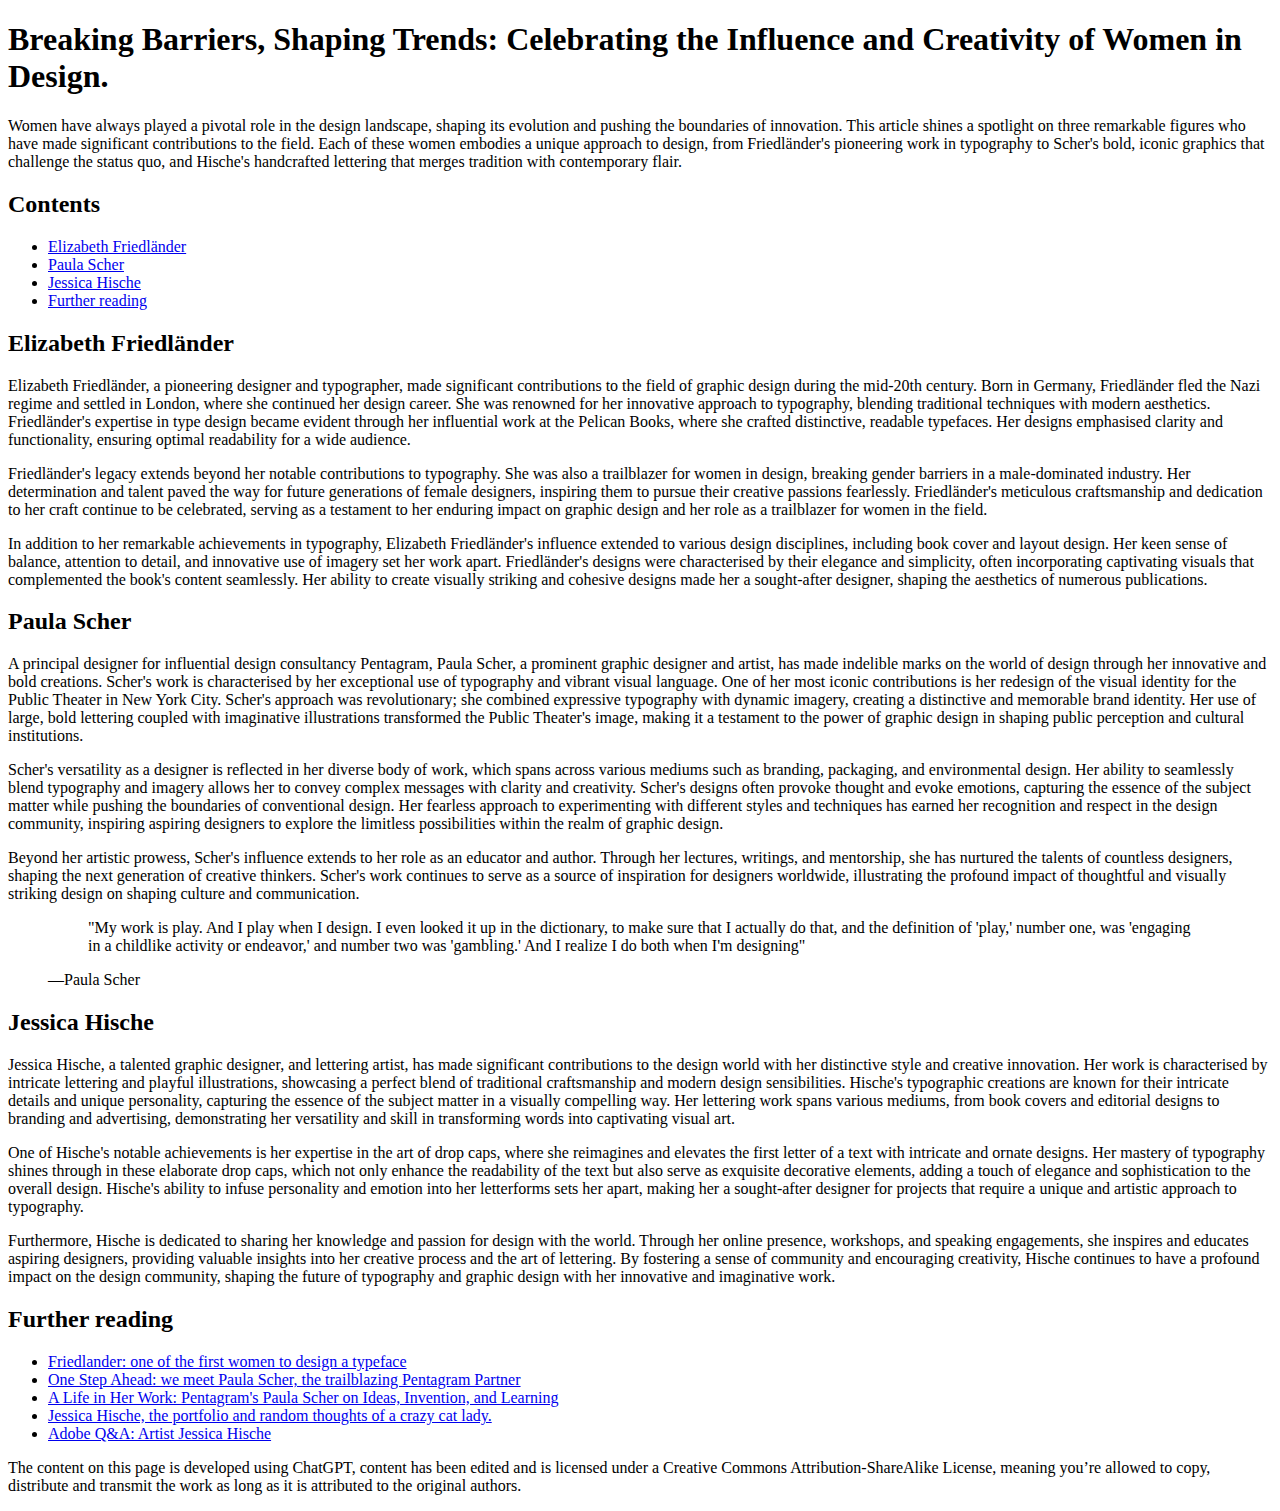
<file: women-in-design.html>
<!DOCTYPE html>
<html lang="en">
<head>
    <meta charset="UTF-8">
    <meta name="viewport" content="width=device-width, initial-scale=1.0">
    <title>UXD101 Introduction to HTML | Digital Design</title>
</head>
<body>
    <h1>Breaking Barriers, Shaping Trends: Celebrating the Influence and Creativity of Women in Design.</h1>

    <p>Women have always played a pivotal role in the design landscape, shaping its evolution and pushing the boundaries of innovation. This article shines a spotlight on three remarkable figures who have made significant contributions to the field. Each of these women embodies a unique approach to design, from Friedländer's pioneering work in typography to Scher's bold, iconic graphics that challenge the status quo, and Hische's handcrafted lettering that merges tradition with contemporary flair.</p>
    
    <h2>Contents</h2>
    <ul>
        <li><a href="#Elizabeth">Elizabeth Friedländer</a></li>
        <li><a href="#Paula">Paula Scher</a></li>
        <li><a href="#Jessica">Jessica Hische</a></li>
        <li><a href="#further_reading">Further reading</a></li>
    </ul>
    
    <h2 id="Elizabeth">Elizabeth Friedländer</h2>
    
    <p>Elizabeth Friedländer, a pioneering designer and typographer, made significant contributions to the field of graphic design during the mid-20th century. Born in Germany, Friedländer fled the Nazi regime and settled in London, where she continued her design career. She was renowned for her innovative approach to typography, blending traditional techniques with modern aesthetics. Friedländer's expertise in type design became evident through her influential work at the Pelican Books, where she crafted distinctive, readable typefaces. Her designs emphasised clarity and functionality, ensuring optimal readability for a wide audience.</p>
    
    <p>Friedländer's legacy extends beyond her notable contributions to typography. She was also a trailblazer for women in design, breaking gender barriers in a male-dominated industry. Her determination and talent paved the way for future generations of female designers, inspiring them to pursue their creative passions fearlessly. Friedländer's meticulous craftsmanship and dedication to her craft continue to be celebrated, serving as a testament to her enduring impact on graphic design and her role as a trailblazer for women in the field.</p>
    
    <p>In addition to her remarkable achievements in typography, Elizabeth Friedländer's influence extended to various design disciplines, including book cover and layout design. Her keen sense of balance, attention to detail, and innovative use of imagery set her work apart. Friedländer's designs were characterised by their elegance and simplicity, often incorporating captivating visuals that complemented the book's content seamlessly. Her ability to create visually striking and cohesive designs made her a sought-after designer, shaping the aesthetics of numerous publications.</p>
    
    
    
    <h2 id="Paula">Paula Scher</h2>
    
    <p>A principal designer for influential design consultancy Pentagram, Paula Scher, a prominent graphic designer and artist, has made indelible marks on the world of design through her innovative and bold creations. Scher's work is characterised by her exceptional use of typography and vibrant visual language. One of her most iconic contributions is her redesign of the visual identity for the Public Theater in New York City. Scher's approach was revolutionary; she combined expressive typography with dynamic imagery, creating a distinctive and memorable brand identity. Her use of large, bold lettering coupled with imaginative illustrations transformed the Public Theater's image, making it a testament to the power of graphic design in shaping public perception and cultural institutions.</p>
    
    <p>Scher's versatility as a designer is reflected in her diverse body of work, which spans across various mediums such as branding, packaging, and environmental design. Her ability to seamlessly blend typography and imagery allows her to convey complex messages with clarity and creativity. Scher's designs often provoke thought and evoke emotions, capturing the essence of the subject matter while pushing the boundaries of conventional design. Her fearless approach to experimenting with different styles and techniques has earned her recognition and respect in the design community, inspiring aspiring designers to explore the limitless possibilities within the realm of graphic design.</p>
    
    <p>Beyond her artistic prowess, Scher's influence extends to her role as an educator and author. Through her lectures, writings, and mentorship, she has nurtured the talents of countless designers, shaping the next generation of creative thinkers. Scher's work continues to serve as a source of inspiration for designers worldwide, illustrating the profound impact of thoughtful and visually striking design on shaping culture and communication.</p>
    
<figure>
    <blockquote>
    <p>"My work is play. And I play when I design. I even looked it up in the dictionary, to make sure that I actually do that, and the definition of 'play,' number one, was 'engaging in a childlike activity or endeavor,' and number two was 'gambling.' And I realize I do both when I'm designing"</p>
</blockquote>
<figcaption>
    <p>—Paula Scher</p>
</figcaption>
    
</figure>    
    
    <h2 id="Jessica">Jessica Hische</h2>
    
    <p>Jessica Hische, a talented graphic designer, and lettering artist, has made significant contributions to the design world with her distinctive style and creative innovation. Her work is characterised by intricate lettering and playful illustrations, showcasing a perfect blend of traditional craftsmanship and modern design sensibilities. Hische's typographic creations are known for their intricate details and unique personality, capturing the essence of the subject matter in a visually compelling way. Her lettering work spans various mediums, from book covers and editorial designs to branding and advertising, demonstrating her versatility and skill in transforming words into captivating visual art.</p>
    
    <p>One of Hische's notable achievements is her expertise in the art of drop caps, where she reimagines and elevates the first letter of a text with intricate and ornate designs. Her mastery of typography shines through in these elaborate drop caps, which not only enhance the readability of the text but also serve as exquisite decorative elements, adding a touch of elegance and sophistication to the overall design. Hische's ability to infuse personality and emotion into her letterforms sets her apart, making her a sought-after designer for projects that require a unique and artistic approach to typography.</p>
    
    <p>Furthermore, Hische is dedicated to sharing her knowledge and passion for design with the world. Through her online presence, workshops, and speaking engagements, she inspires and educates aspiring designers, providing valuable insights into her creative process and the art of lettering. By fostering a sense of community and encouraging creativity, Hische continues to have a profound impact on the design community, shaping the future of typography and graphic design with her innovative and imaginative work.</p>
    
    
    
    <h2 id="further_reading">Further reading</h2>
    <ul>
    <li><a href="https://www.itsnicethat.com/features/elizabethfriedlander-graphicdesign-internationalwomensday-080318">Friedlander: one of the first women to design a typeface</a></li>
    
    <li><a href="https://www.itsnicethat.com/features/paula-scher-graphic-design-151117">One Step Ahead: we meet Paula Scher, the trailblazing Pentagram Partner</a></li>
    
    <li><a href="https://www.madamearchitect.org/interviews/2020/7/16/paula-scher">A Life in Her Work: Pentagram's Paula Scher on Ideas, Invention, and Learning</a></li>
    
    <li><a href="https://jessicahische.is/awesome">Jessica Hische, the portfolio and random thoughts of a crazy cat lady.</a></li>
    
    <li><a href="https://creativecloud.adobe.com/discover/article/q-and-a-artist-jessica-hische">Adobe Q&A: Artist Jessica Hische</a></li>
</ul>
    
    <p>The content on this page is developed using ChatGPT, content has been edited and is licensed under a Creative Commons Attribution-ShareAlike License, meaning you’re allowed to copy, distribute and transmit the work as long as it is attributed to the original authors.   </p>
</body>
</html>
</file>
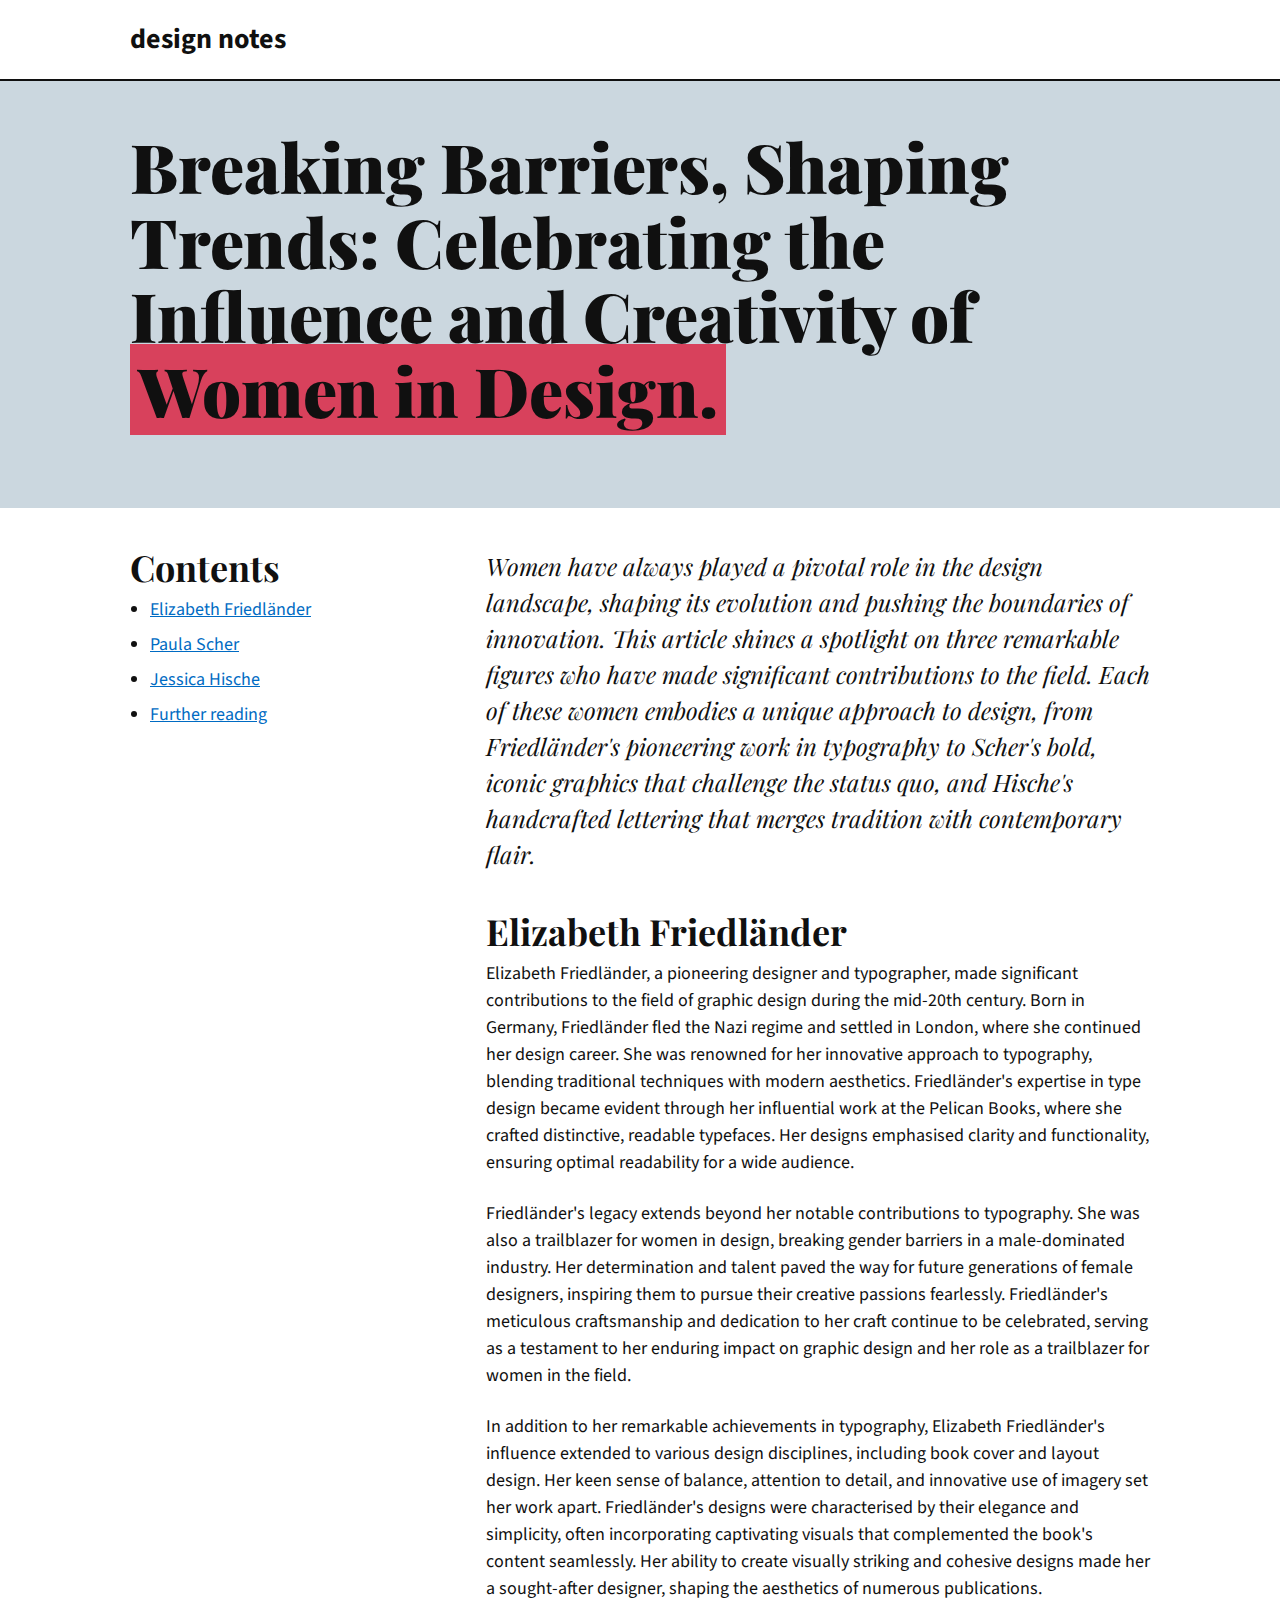
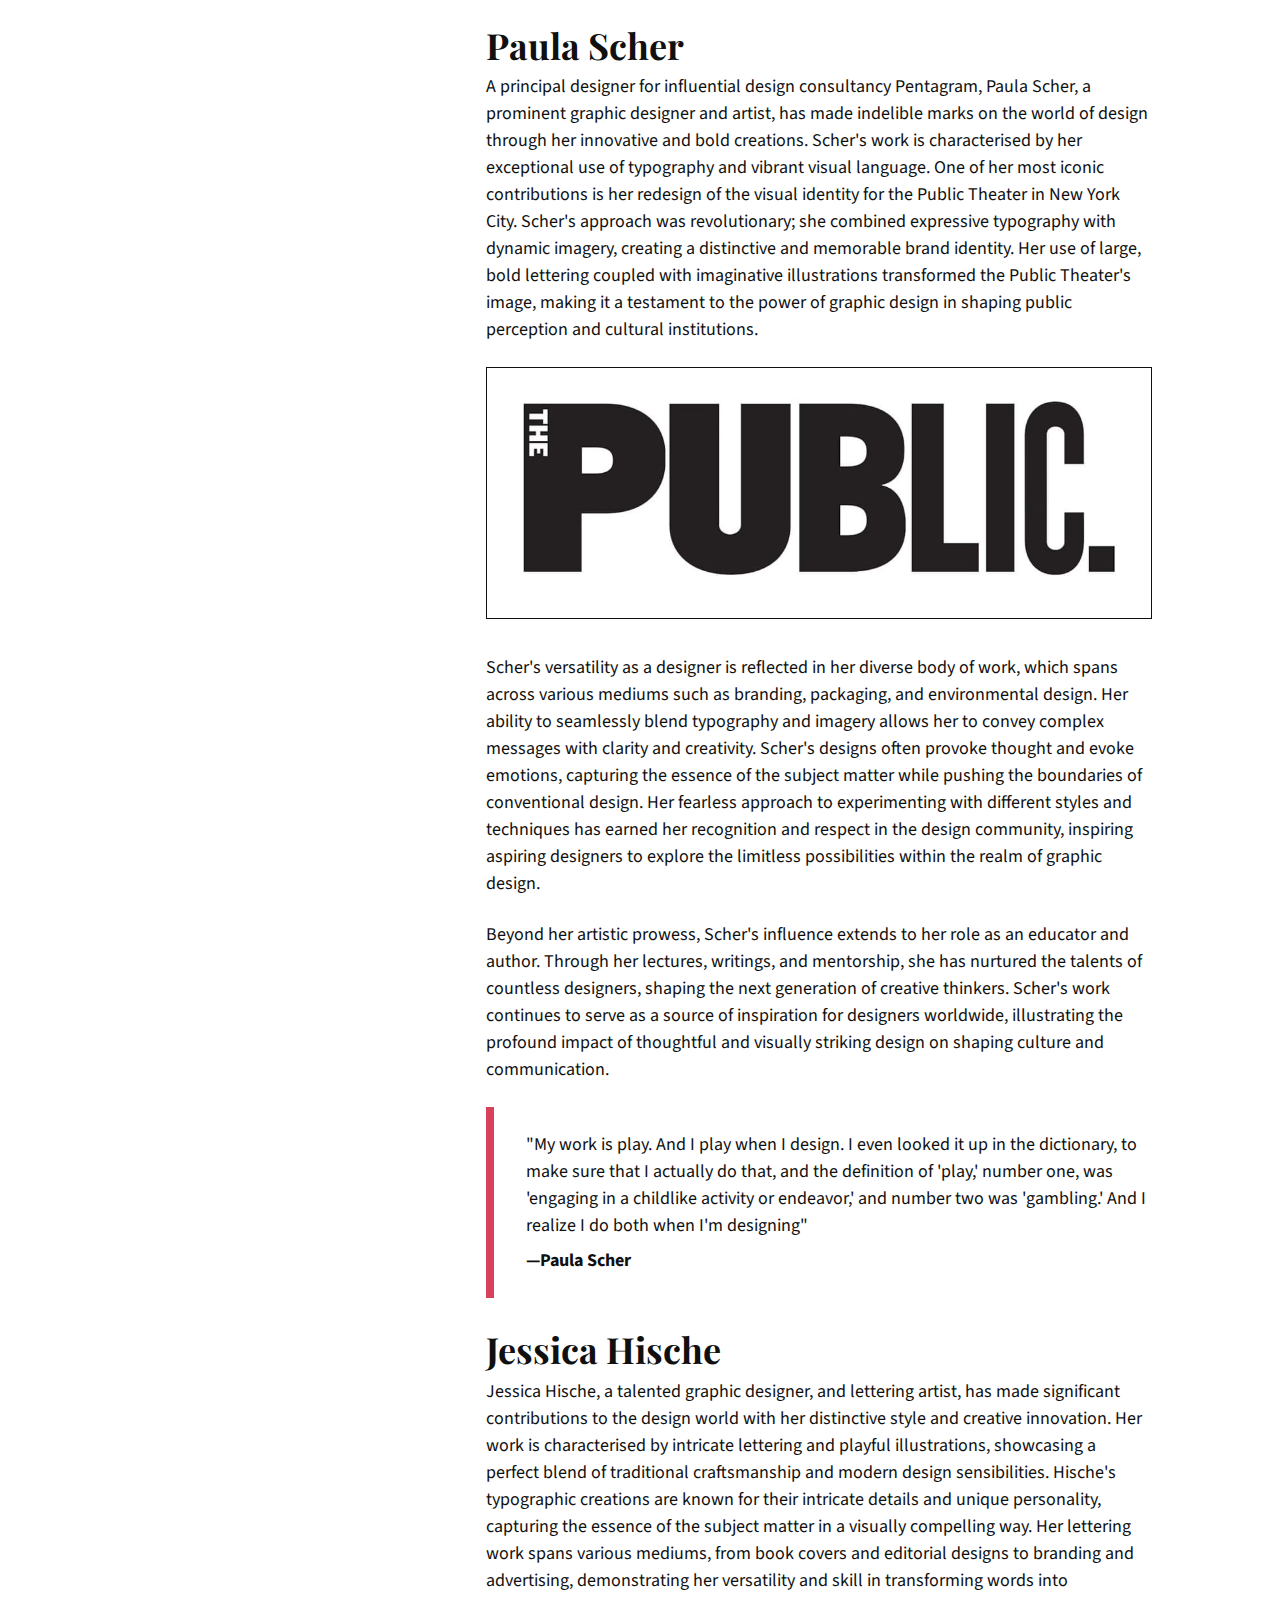
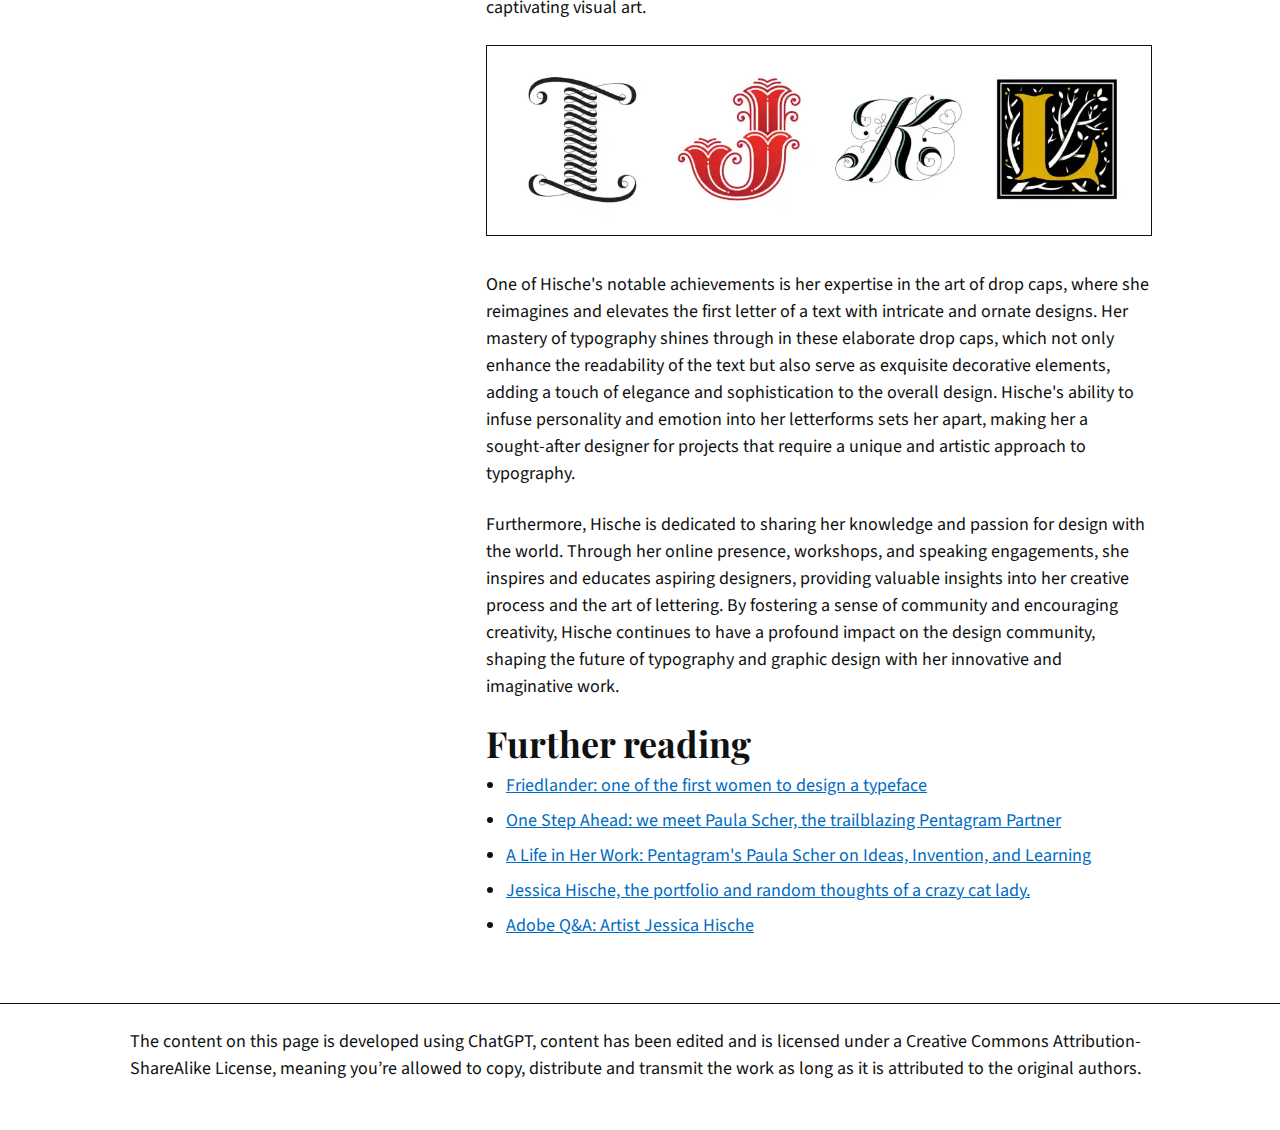
<file: women-responsive.html>
<!DOCTYPE html>
<html lang="en">

<head>
    <meta charset="UTF-8">
    <meta name="viewport" content="width=device-width, initial-scale=1.0">
    <title>Women in design HTML and CSS | David McClelland</title>
    <link href="CSS/women-responsive.css" rel="stylesheet" type="text/css">

</head>

<body>
    <header>
        <div class="container">
            <p class="logo">design notes</p>
        </div>
    </header>
    <main>
        <div class="colour-block">
            <div class="container">
                <h1>Breaking Barriers, Shaping Trends: Celebrating the Influence and Creativity of <span
                        class="highlight">Women in Design.</span></h1>
            </div>
        </div>
        <div>
        <div class="container grid">
            <div class="grid-col-third">
                <nav>
                    <h2>Contents</h2>
                    <ul>
                        <li><a href="#Elizabeth">Elizabeth Friedländer</a></li>
                        <li><a href="#Paula">Paula Scher</a></li>
                        <li><a href="#Jessica">Jessica Hische</a></li>
                        <li><a href="#further_reading">Further reading</a></li>
                    </ul>
                </nav>
            </div>
            <div class="grid-col-twoThirds">
                <p class="large">Women have always played a pivotal role in the design landscape, shaping its evolution
                    and pushing the boundaries of innovation. This article shines a spotlight on three remarkable figures
                    who have
                    made significant contributions to the field. Each of these women embodies a unique approach to
                    design, from
                    Friedländer's pioneering work in typography to Scher's bold, iconic graphics that challenge the
                    status quo,
                    and Hische's handcrafted lettering that merges tradition with contemporary flair.</p>


                <h2 id="Elizabeth">Elizabeth Friedländer</h2>

                <p>Elizabeth Friedländer, a pioneering designer and typographer, made significant contributions to the
                    field of
                    graphic design during the mid-20th century. Born in Germany, Friedländer fled the Nazi regime and
                    settled in
                    London, where she continued her design career. She was renowned for her innovative approach to
                    typography,
                    blending traditional techniques with modern aesthetics. Friedländer's expertise in type design
                    became
                    evident through her influential work at the Pelican Books, where she crafted distinctive, readable
                    typefaces. Her designs emphasised clarity and functionality, ensuring optimal readability for a wide
                    audience.</p>

                <p>Friedländer's legacy extends beyond her notable contributions to typography. She was also a
                    trailblazer for
                    women in design, breaking gender barriers in a male-dominated industry. Her determination and talent
                    paved
                    the way for future generations of female designers, inspiring them to pursue their creative passions
                    fearlessly. Friedländer's meticulous craftsmanship and dedication to her craft continue to be
                    celebrated,
                    serving as a testament to her enduring impact on graphic design and her role as a trailblazer for
                    women in
                    the field.</p>

                <p>In addition to her remarkable achievements in typography, Elizabeth Friedländer's influence extended
                    to
                    various design disciplines, including book cover and layout design. Her keen sense of balance,
                    attention to
                    detail, and innovative use of imagery set her work apart. Friedländer's designs were characterised
                    by their
                    elegance and simplicity, often incorporating captivating visuals that complemented the book's
                    content
                    seamlessly. Her ability to create visually striking and cohesive designs made her a sought-after
                    designer,
                    shaping the aesthetics of numerous publications.</p>



                <h2 id="Paula">Paula Scher</h2>

                <p>A principal designer for influential design consultancy Pentagram, Paula Scher, a prominent graphic
                    designer
                    and artist, has made indelible marks on the world of design through her innovative and bold
                    creations.
                    Scher's work is characterised by her exceptional use of typography and vibrant visual language. One
                    of her
                    most iconic contributions is her redesign of the visual identity for the Public Theater in New York
                    City.
                    Scher's approach was revolutionary; she combined expressive typography with dynamic imagery,
                    creating a
                    distinctive and memorable brand identity. Her use of large, bold lettering coupled with imaginative
                    illustrations transformed the Public Theater's image, making it a testament to the power of graphic
                    design
                    in shaping public perception and cultural institutions.</p>
                <img src="images/scher-publicTheater.jpg" alt="public theater logo designed by Paula Scher">
                <p>Scher's versatility as a designer is reflected in her diverse body of work, which spans across
                    various
                    mediums such as branding, packaging, and environmental design. Her ability to seamlessly blend
                    typography
                    and imagery allows her to convey complex messages with clarity and creativity. Scher's designs often
                    provoke
                    thought and evoke emotions, capturing the essence of the subject matter while pushing the boundaries
                    of
                    conventional design. Her fearless approach to experimenting with different styles and techniques has
                    earned
                    her recognition and respect in the design community, inspiring aspiring designers to explore the
                    limitless
                    possibilities within the realm of graphic design.</p>

                <p>Beyond her artistic prowess, Scher's influence extends to her role as an educator and author. Through
                    her
                    lectures, writings, and mentorship, she has nurtured the talents of countless designers, shaping the
                    next
                    generation of creative thinkers. Scher's work continues to serve as a source of inspiration for
                    designers
                    worldwide, illustrating the profound impact of thoughtful and visually striking design on shaping
                    culture
                    and communication.</p>

                <figure class="quote">
                    <blockquote>
                        <p>"My work is play. And I play when I design. I even looked it up in the dictionary, to make
                            sure that
                            I actually do that, and the definition of 'play,' number one, was 'engaging in a childlike
                            activity
                            or endeavor,' and number two was 'gambling.' And I realize I do both when I'm designing"</p>
                    </blockquote>
                    <figcaption>
                        <p>—Paula Scher</p>
                    </figcaption>

                </figure>

                <h2 id="Jessica">Jessica Hische</h2>

                <p>Jessica Hische, a talented graphic designer, and lettering artist, has made significant contributions
                    to the
                    design world with her distinctive style and creative innovation. Her work is characterised by
                    intricate
                    lettering and playful illustrations, showcasing a perfect blend of traditional craftsmanship and
                    modern
                    design sensibilities. Hische's typographic creations are known for their intricate details and
                    unique
                    personality, capturing the essence of the subject matter in a visually compelling way. Her lettering
                    work
                    spans various mediums, from book covers and editorial designs to branding and advertising,
                    demonstrating her
                    versatility and skill in transforming words into captivating visual art.</p>
                <img src="images/hische-dropcaps.webp" alt="Hische drop caps">
                <p>One of Hische's notable achievements is her expertise in the art of drop caps, where she reimagines
                    and
                    elevates the first letter of a text with intricate and ornate designs. Her mastery of typography
                    shines
                    through in these elaborate drop caps, which not only enhance the readability of the text but also
                    serve as
                    exquisite decorative elements, adding a touch of elegance and sophistication to the overall design.
                    Hische's
                    ability to infuse personality and emotion into her letterforms sets her apart, making her a
                    sought-after
                    designer for projects that require a unique and artistic approach to typography.</p>

                <p>Furthermore, Hische is dedicated to sharing her knowledge and passion for design with the world.
                    Through her
                    online presence, workshops, and speaking engagements, she inspires and educates aspiring designers,
                    providing valuable insights into her creative process and the art of lettering. By fostering a sense
                    of
                    community and encouraging creativity, Hische continues to have a profound impact on the design
                    community,
                    shaping the future of typography and graphic design with her innovative and imaginative work.</p>



                <h2 id="further_reading">Further reading</h2>
                <ul>
                    <li><a
                            href="https://www.itsnicethat.com/features/elizabethfriedlander-graphicdesign-internationalwomensday-080318">Friedlander:
                            one of the first women to design a typeface</a></li>

                    <li><a href="https://www.itsnicethat.com/features/paula-scher-graphic-design-151117">One Step Ahead:
                            we meet
                            Paula Scher, the trailblazing Pentagram Partner</a></li>

                    <li><a href="https://www.madamearchitect.org/interviews/2020/7/16/paula-scher">A Life in Her Work:
                            Pentagram's Paula Scher on Ideas, Invention, and Learning</a></li>

                    <li><a href="https://jessicahische.is/awesome">Jessica Hische, the portfolio and random thoughts of
                            a crazy
                            cat lady.</a></li>

                    <li><a href="https://creativecloud.adobe.com/discover/article/q-and-a-artist-jessica-hische">Adobe
                            Q&amp;A:
                            Artist Jessica Hische</a></li>
                </ul>
            </div>
        </div>
    </main>
    <footer>
        <div class="container">
            <p>The content on this page is developed using ChatGPT, content has been edited and is licensed under a
                Creative Commons Attribution-ShareAlike License, meaning you’re allowed to copy, distribute and transmit
                the work as long as it is attributed to the original authors. </p>
        </div>
    </footer>
</body>

</html>
</file>
<file: CSS/women-responsive.css>
/* /*import fonts from Google fonts*/
@import url('https://fonts.googleapis.com/css2?family=Playfair+Display:ital,wght@0,400..900;1,400..900&family=Source+Sans+3:ital,wght@0,200..900;1,200..900&display=swap');

/* css reset */

* {
    padding : 0;
    margin: 0;
    font-size: 100%;
    line-height: 1em;
}

/*css grids*/
.grid {
    display: flex;
    gap:24px;
    flex-direction: row;
}
 /* CSS grids column widths */
.grid-col-third {
    flex-basis: 33.33%;
}
.grid-col-twoThirds {
    flex-basis: 66.66%;
}

/*default styles for whole page*/
body {
    color:#101010;
    border-color: #101010;
    background-color: #ffffff;
}

/* content container to centre content */
.container {
    max-width: 1020px;
    margin: 0 auto 0 auto;
}

/* Default styling for Headings */
h1,h2,h3,h4,h5,h6 {
    font-family: "Playfair Display", Georgia, 'Times New Roman', Times, serif;
    line-height: 1.1;
    font-weight: 700;
}
/*specific styles*/
h1 {
    font-size: 4.25rem;
    margin-bottom: 2rem;
    font-weight: 900;
}

h2 {
    font-size: 2.25rem;
    margin-bottom:0.5rem;
}


h3 {
    font-size: 2rem;
    margin-bottom: 0.5rem;
}

h4 {
    font-size: 1.75rem;
    margin-bottom: 0.5rem;
}

/* Paragraphs */
p {
    font-family: "Source Sans 3", Arial, Helvetica, sans-serif;
    font-weight: 400;
    line-height: 1.5;
    font-size: 1.125rem;
    margin-bottom: 1.5rem;
    font-style: normal;
}

/*paragraph large */
p.large {
    font-family: "Playfair Display", Georgia, 'Times New Roman', Times, serif;
    font-weight: 400;
    font-style: italic;
    line-height: 1.5;
    font-size: 1.5rem;
    margin-bottom: 2.5rem;
}

ul {
    list-style: disc outside;
    margin-bottom: 1.5rem;
    margin-left: 1.25rem; 
}
ul li {
    font-family: "Source Sans 3", Arial, Helvetica, sans-serif;
    font-weight: 400;
    line-height: 1.5;
    font-size: 1.125rem;
    margin-bottom: .5rem;
}

/* hyperlinks */
a {
    font-family:inherit;
    font-size:inherit;
    line-height: inherit;
    color: #006bc3;
 }

 a:hover {
    color:#00447B;
}

a:visited {
    color:#6935d2;
}

/* images*/
img {
    max-width: 1020px;
    width:100%;
    height:auto;
    border:1px solid #101010;
    margin-bottom: 2rem;
}

/*blockquote*/
figure.quote {
    border-left: 8px solid #D8415C;
    padding:1.5rem 0 1.5rem 2rem;
    margin-bottom: 2rem;
}

figure.quote p{
    margin-bottom:0;
}

figure.quote blockquote {
    margin-bottom:.5rem;
}

figure.quote figcaption p{
    font-weight:700;
}

/* landmarks */
footer {
    padding: 1.5rem 0 1.5rem 0;
    margin-top:2rem;
    border-top:1px solid #101010;
}

main{
    margin-bottom: 2.5rem;
}

header{
    border-bottom:2px solid #101010;
    padding:1.5rem 0;
}

header p.logo{
    font-weight: 700;
    margin-bottom:0;
    font-size:1.75rem;
    line-height: 1.1;
}

/* additional styles and components */
.colour-block{
    padding:3rem 0 3rem 0;
    background-color:#CBD7DF;
    margin-bottom:2.5rem;
   }

   .highlight {
    background-color: #D8415C;
    padding:0 0.5rem;
}

/* alternative link style when added to colour background*/
.colour-block a, .colour-block a:hover, .colour-block a:visited {
    color:#101010;
}

/* media queries */
@media only screen and (max-width:1068px) {
    .container {
        margin: 0 24px 0 24px;
    }
}

@media only screen and (max-width: 768px) {
    .grid {
        flex-direction: column;
    }
}

@media only screen and (max-width: 600px) {
    .container {
        margin: 0 16px 0 16px;
    } 
    h1{
        font-size: 2.25rem;
        margin-bottom: 1rem;
    } 
    h2{
        font-size: 1.875rem;
    } 
    h3{
        font-size: 1.5rem;
    } 
    h4{
        font-size: 1.25rem;
    } 
    p.large {
        font-size: 1.25rem;
        margin-bottom: 2rem;
    }
    p{
        font-size: 1rem;
        margin-bottom: 1rem;
    }
    ul {
        margin-bottom: 1rem;
    }
    ul li {
        font-size: 1rem;
        margin-bottom: .5rem;
    }
    header p.logo{
        font-size:1.25rem;
    }
    .colour-block{
        padding:2rem 0;
        margin-bottom:2rem;
    }
}
</file>
<file: CSS/codeai.css>
:root {
    --default-font-family: -apple-system, BlinkMacSystemFont, "Segoe UI", Roboto,
      Ubuntu, "Helvetica Neue", Helvetica, Arial, "PingFang SC",
      "Hiragino Sans GB", "Microsoft Yahei UI", "Microsoft Yahei",
      "Source Han Sans CN", sans-serif;
    --rpx: 100vw / 1440;
  }
  
  .main-container {
    overflow: hidden;
  }
  
  .main-container,
  .main-container * {
    box-sizing: border-box;
  }
  
  input,
  select,
  textarea,
  button {
    outline: 0;
  }
  
  .main-container {
    display: flex;
    flex-direction: column;
    align-items: center;
    flex-wrap: nowrap;
    position: relative;
    width: calc(1440 * var(--rpx));
    margin: 0 auto;
  }
  .header-bar {
    display: flex;
    align-items: center;
    justify-content: space-between;
    align-self: stretch;
    flex-wrap: nowrap;
    flex-shrink: 0;
    position: relative;
    min-width: 0;
    padding: 0 calc(24 * var(--rpx)) 0 calc(24 * var(--rpx));
    background: #ffffff;
    border-top: calc(2 * var(--rpx)) solid #101010;
  }
  .header-logo {
    display: flex;
    align-items: center;
    justify-content: center;
    flex-wrap: nowrap;
    flex-grow: 1;
    flex-shrink: 0;
    flex-basis: 0;
    position: relative;
    padding: calc(24 * var(--rpx)) 0 calc(24 * var(--rpx)) 0;
    z-index: 1;
    max-width: calc(1020 * var(--rpx));
  }
  .design-notes {
    flex-grow: 1;
    flex-shrink: 0;
    flex-basis: auto;
    position: relative;
    height: calc(31 * var(--rpx));
    color: #101010;
    font-family: Source Sans 3, var(--default-font-family);
    font-size: calc(28 * var(--rpx));
    font-weight: 700;
    line-height: calc(31 * var(--rpx));
    text-align: left;
    white-space: nowrap;
    z-index: 2;
  }
  .colour-block {
    display: flex;
    flex-direction: column;
    align-items: flex-start;
    align-self: stretch;
    flex-wrap: nowrap;
    flex-shrink: 0;
    position: relative;
    min-width: 0;
    padding: 0 0 calc(40 * var(--rpx)) 0;
    z-index: 3;
  }
  .colour-background {
    display: flex;
    align-items: center;
    justify-content: center;
    align-self: stretch;
    flex-wrap: nowrap;
    flex-shrink: 0;
    position: relative;
    padding: calc(48 * var(--rpx)) calc(24 * var(--rpx)) calc(48 * var(--rpx))
      calc(24 * var(--rpx));
    background: #cbd7df;
    z-index: 4;
  }
  .contents {
    display: flex;
    flex-direction: column;
    align-items: flex-start;
    flex-wrap: nowrap;
    flex-grow: 1;
    flex-shrink: 0;
    flex-basis: 0;
    position: relative;
    z-index: 5;
    max-width: calc(1020 * var(--rpx));
  }
  .headings {
    display: flex;
    align-items: center;
    justify-content: center;
    align-self: stretch;
    flex-wrap: nowrap;
    flex-shrink: 0;
    position: relative;
    padding: 0 0 calc(32 * var(--rpx)) 0;
    z-index: 6;
  }
  .heading {
    display: flex;
    align-items: flex-start;
    justify-content: flex-start;
    flex-grow: 1;
    flex-shrink: 0;
    flex-basis: 0;
    position: relative;
    width: calc(1020 * var(--rpx));
    height: calc(300 * var(--rpx));
    color: #101010;
    font-family: Playfair Display, var(--default-font-family);
    font-size: calc(68 * var(--rpx));
    font-weight: 900;
    line-height: calc(75 * var(--rpx));
    text-align: left;
    z-index: 7;
  }
  .rectangle {
    flex-shrink: 0;
    position: absolute;
    width: calc(595 * var(--rpx));
    height: calc(89 * var(--rpx));
    top: calc(351 * var(--rpx));
    left: calc(202 * var(--rpx));
    background: #d7405c;
    z-index: 8;
  }
  .frame-1 {
    display: flex;
    align-items: flex-start;
    flex-wrap: nowrap;
    flex-shrink: 0;
    gap: calc(24 * var(--rpx));
    position: relative;
    width: calc(1016 * var(--rpx));
    z-index: 9;
  }
  .frame-2 {
    display: flex;
    flex-direction: column;
    align-items: flex-start;
    flex-wrap: nowrap;
    flex-shrink: 0;
    position: relative;
    width: calc(322 * var(--rpx));
    background: #ffffff;
    z-index: 10;
  }
  .headings-3 {
    display: flex;
    align-items: center;
    justify-content: center;
    align-self: stretch;
    flex-wrap: nowrap;
    flex-shrink: 0;
    position: relative;
    min-width: 0;
    padding: 0 0 calc(8 * var(--rpx)) 0;
    z-index: 11;
  }
  .heading-4 {
    flex-grow: 1;
    flex-shrink: 0;
    flex-basis: auto;
    position: relative;
    height: calc(40 * var(--rpx));
    color: #101010;
    font-family: Playfair Display, var(--default-font-family);
    font-size: calc(36 * var(--rpx));
    font-weight: 700;
    line-height: calc(40 * var(--rpx));
    text-align: left;
    white-space: nowrap;
    z-index: 12;
  }
  .list {
    display: flex;
    align-items: flex-start;
    align-self: stretch;
    flex-wrap: nowrap;
    flex-shrink: 0;
    position: relative;
    min-width: 0;
    padding: 0 0 calc(24 * var(--rpx)) 0;
    z-index: 13;
  }
  .list-item {
    flex-grow: 1;
    flex-shrink: 0;
    flex-basis: 0;
    position: relative;
    font-family: Source Sans 3, var(--default-font-family);
    font-size: calc(18 * var(--rpx));
    font-weight: 400;
    line-height: calc(27 * var(--rpx));
    text-align: left;
    z-index: 14;
  }
  .elizabeth-friedlander {
    position: relative;
    color: #006bc2;
    font-family: Source Sans 3, var(--default-font-family);
    font-size: calc(18 * var(--rpx));
    font-weight: 400;
    line-height: calc(27 * var(--rpx));
    text-align: left;
    text-decoration: underline;
  }
  .paula-scher {
    position: relative;
    color: #006bc2;
    font-family: Source Sans 3, var(--default-font-family);
    font-size: calc(18 * var(--rpx));
    font-weight: 400;
    line-height: calc(27 * var(--rpx));
    text-align: left;
    text-decoration: underline;
  }
  .frame-5 {
    display: flex;
    flex-direction: column;
    align-items: flex-start;
    flex-wrap: nowrap;
    flex-shrink: 0;
    position: relative;
    width: calc(670 * var(--rpx));
    z-index: 15;
  }
  .paragraph {
    display: flex;
    flex-direction: column;
    align-items: center;
    justify-content: center;
    align-self: stretch;
    flex-wrap: nowrap;
    flex-shrink: 0;
    position: relative;
    min-width: 0;
    padding: 0 0 calc(40 * var(--rpx)) 0;
    z-index: 16;
  }
  .design-systems {
    display: flex;
    align-items: flex-start;
    justify-content: flex-start;
    align-self: stretch;
    flex-shrink: 0;
    position: relative;
    width: calc(670 * var(--rpx));
    height: calc(324 * var(--rpx));
    color: #101010;
    font-family: Playfair Display, var(--default-font-family);
    font-size: calc(24 * var(--rpx));
    font-weight: 500;
    line-height: calc(36 * var(--rpx));
    text-align: left;
    z-index: 17;
  }
  .headings-6 {
    display: flex;
    align-items: center;
    justify-content: center;
    align-self: stretch;
    flex-wrap: nowrap;
    flex-shrink: 0;
    position: relative;
    min-width: 0;
    padding: 0 0 calc(8 * var(--rpx)) 0;
    z-index: 18;
  }
  .elizabeth-friedlander-7 {
    flex-grow: 1;
    flex-shrink: 0;
    flex-basis: auto;
    position: relative;
    height: calc(36 * var(--rpx));
    color: #101010;
</file>
<file: CSS/women.css>
/* /*import fonts from Google fonts*/
@import url('https://fonts.googleapis.com/css2?family=Playfair+Display:ital,wght@0,400..900;1,400..900&family=Source+Sans+3:ital,wght@0,200..900;1,200..900&display=swap');

/* css reset */

* {
    padding : 0;
    margin: 0;
    font-size: 100%;
    line-height: 1em;
}

/*default styles for whole page*/
body {
    color:#101010;
    border-color: #101010;
    background-color: #ffffff;
}

/* content container to centre content */
.container {
    max-width: 1020px;
    margin: 0 auto 0 auto;
}

/* Default styling for Headings */
h1,h2,h3,h4,h5,h6 {
    font-family: "Playfair Display", Georgia, 'Times New Roman', Times, serif;
    line-height: 1.1;
    font-weight: 700;
}
/*specific styles*/
h1 {
    font-size: 4.25rem;
    margin-bottom: 2rem;
    font-weight: 900;
}

h2 {
    font-size: 2.25rem;
    margin-bottom: .5rem;
}

h3 {
    font-size: 2rem;
    margin-bottom: 0.5rem;
}

h4 {
    font-size: 1.75rem;
    margin-bottom: 0.5rem;
}

/* Paragraphs */
p {
    font-family: "Source Sans 3", Arial, Helvetica, sans-serif;
    font-weight: 400;
    line-height: 1.5;
    font-size: 1.125rem;
    margin-bottom: 1.5rem;
    font-style: normal;
}

/*paragraph large */
p.large {
    font-family: "Playfair Display", Georgia, 'Times New Roman', Times, serif;
    font-weight: 400;
    font-style: italic;
    line-height: 1.5;
    font-size: 1.5rem;
    margin-bottom: 2.5rem;
}

ul {
    list-style: disc outside;
    margin-bottom: 1.5rem;
    margin-left: 1.25rem; 
}
ul li {
    font-family: "Source Sans 3", Arial, Helvetica, sans-serif;
    font-weight: 400;
    line-height: 1.5;
    font-size: 1.125rem;
    margin-bottom: .5rem;
}

/* hyperlinks */
a {
    font-family:inherit;
    font-size:inherit;
    line-height: inherit;
    color: #006bc3;
 }

 a:hover {
    color:#00447B;
}

a:visited {
    color:#6935d2;
}

/* images*/
img {
    max-width: 1020px;
    width:100%;
    height:auto;
    border:1px solid #101010;
    margin-bottom: 2rem;
}

/*blockquote*/
figure.quote {
    border-left: 8px solid #D8415C;
    padding:1.5rem 0 1.5rem 2rem;
    margin-bottom: 2rem;
}

figure.quote p{
    margin-bottom:0;
}

figure.quote blockquote {
    margin-bottom:.5rem;
}

figure.quote figcaption p{
    font-weight:700;
}

/* landmarks */
footer {
    padding: 1.5rem 0 1.5rem 0;
    margin-top:2rem;
    border-top:1px solid #101010;
}

main{
    margin-bottom: 2.5rem;
}

header{
    border-bottom:2px solid #101010;
    padding:1.5rem 0;
}

header p.logo{
    font-weight: 700;
    margin-bottom:0;
    font-size:1.75rem;
    line-height: 1.1;
}

/* additional styles and components */
.colour-block{
    padding:3rem 0 3rem 0;
    background-color:#CBD7DF;
    margin-bottom:2.5rem;
   }

   .highlight {
    background-color: #D8415C;
    padding:0 0.5rem;
}

/* alternative link style when added to colour background*/
.colour-block a, .colour-block a:hover, .colour-block a:visited {
    color:#101010;
}
</file>
